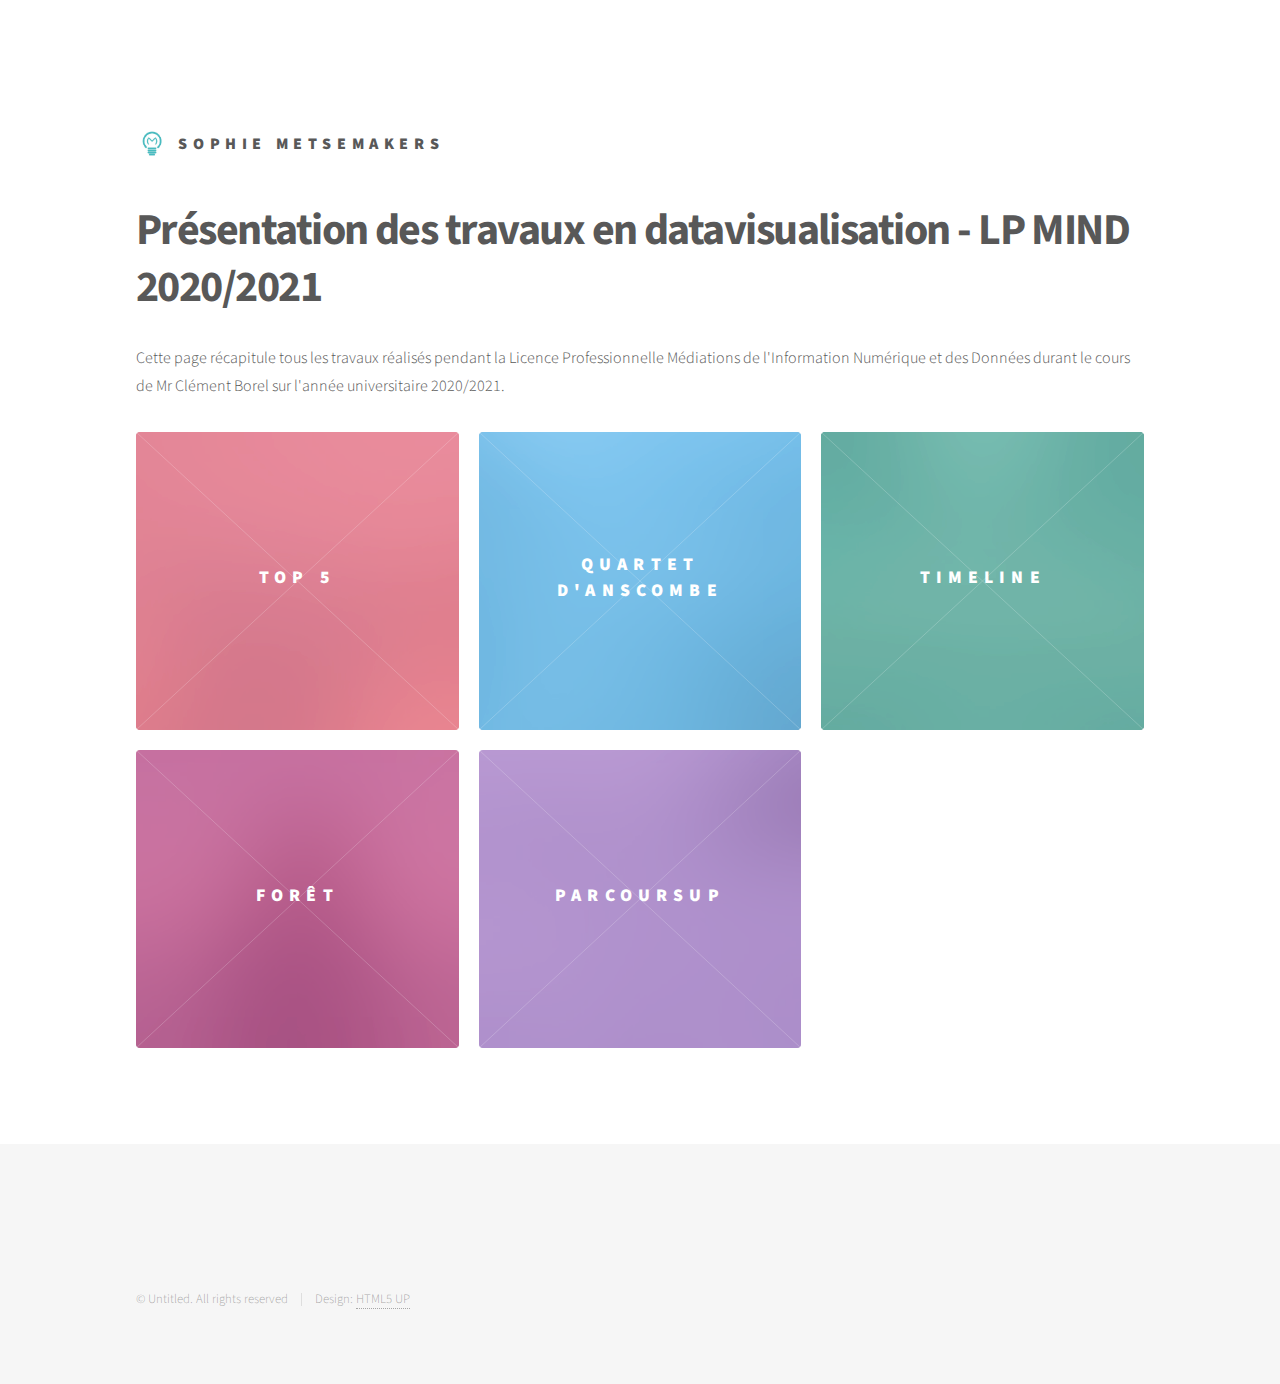
<file: index.html>
<!DOCTYPE HTML>
<!--
	Phantom by HTML5 UP
	html5up.net | @ajlkn
	Free for personal and commercial use under the CCA 3.0 license (html5up.net/license)
-->
<html>
	<head>
		<title>Phantom by HTML5 UP</title>
		<meta charset="utf-8" />
		<meta name="viewport" content="width=device-width, initial-scale=1, user-scalable=no" />
		<link rel="stylesheet" href="assets/css/main.css" />
		<noscript><link rel="stylesheet" href="assets/css/noscript.css" /></noscript>
	</head>
	<body class="is-preload">
		<!-- Wrapper -->
			<div id="wrapper">

				<!-- Header -->
					<header id="header">
						<div class="inner">

							<!-- Logo -->
								<a href="index.html" class="logo">
									<span class="symbol"><img src="images/logolp.jpg" alt="" /></span><span class="title">Sophie Metsemakers</span>
								</a>
							
						</div>
					</header>

				

				<!-- Main -->
					<div id="main">
						<div class="inner">
							<header>
								<h1>Présentation des travaux en datavisualisation - LP MIND 2020/2021</h1>
								<p>Cette page récapitule tous les travaux réalisés pendant la Licence Professionnelle Médiations de l'Information Numérique et des Données durant le cours de Mr Clément Borel sur l'année universitaire 2020/2021.</p>
							</header>
							<section class="tiles">
								<article class="style1">
									<span class="image">
										<img src="images/pic01.jpg" alt="" />
									</span>
									<a href="topvief.html">
										<h2>Top 5</h2>
										<div class="content">
											<p>Classement des entreprises vertueuses et non vertueuses sur les questions de protections des données personnelles et sensibles.</p>
										</div>
									</a>
								</article>
								<article class="style2">
									<span class="image">
										<img src="images/pic02.jpg" alt="" />
									</span>
									<a href="anscombe.html">
										<h2>Quartet d'Anscombe</h2>
										<div class="content">
											<p>Représentation graphique de la théorie d'Anscombe.</p>
										</div>
									</a>
								</article>
								<article class="style3">
									<span class="image">
										<img src="images/pic03.jpg" alt="" />
									</span>
									<a href="timeline.html">
										<h2>Timeline</h2>
										<div class="content">
											<p>Visualisation de l'évolution de la cartographie.</p>
										</div>
									</a>
								</article>
								<article class="style4">
									<span class="image">
										<img src="images/pic04.jpg" alt="" />
									</span>
									<a href="foret.html">
										<h2>Forêt</h2>
										<div class="content">
											<p>Représentation de l'évolution de la forêt en France métropolitaine de l'an 1000 à nos jours.</p>
										</div>
									</a>
								</article>
								<article class="style5">
									<span class="image">
										<img src="images/pic05.jpg" alt="" />
									</span>
									<a href="parcoursup.html">
										<h2>Parcoursup</h2>
										<div class="content">
											<p>Comparaison des admissions 2018/2019/2020, féminines et masculines dans les parcours Infocom en France métropolitaine.</p>
										</div>
									</a>
								</article>
                                								
							</section>
						</div>
					</div>

				<!-- Footer -->
					<footer id="footer">
						<div class="inner">
							
							<section>
								
							</section>
							<ul class="copyright">
								<li>&copy; Untitled. All rights reserved</li><li>Design: <a href="http://html5up.net">HTML5 UP</a></li>
							</ul>
						</div>
					</footer>

			</div>

		<!-- Scripts -->
			<script src="assets/js/jquery.min.js"></script>
			<script src="assets/js/browser.min.js"></script>
			<script src="assets/js/breakpoints.min.js"></script>
			<script src="assets/js/util.js"></script>
			<script src="assets/js/main.js"></script>

	</body>
</html>
</file>
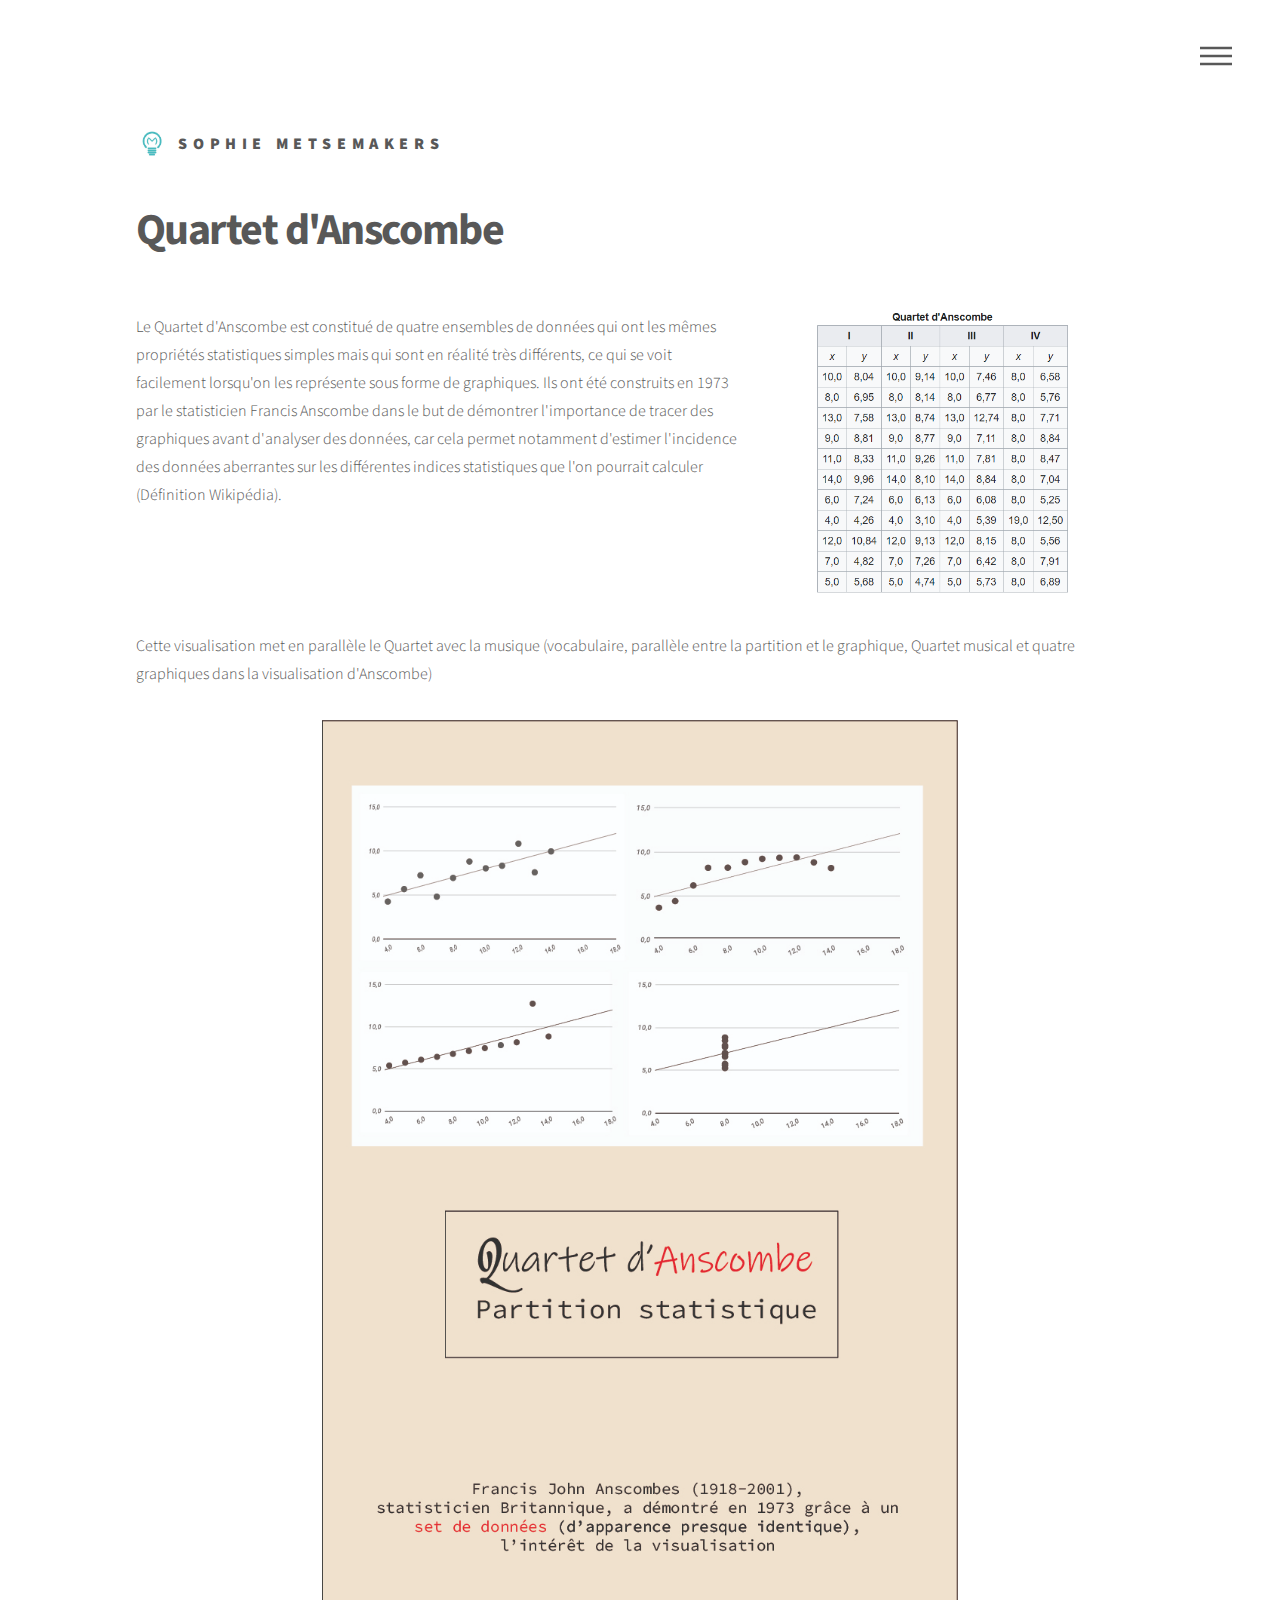
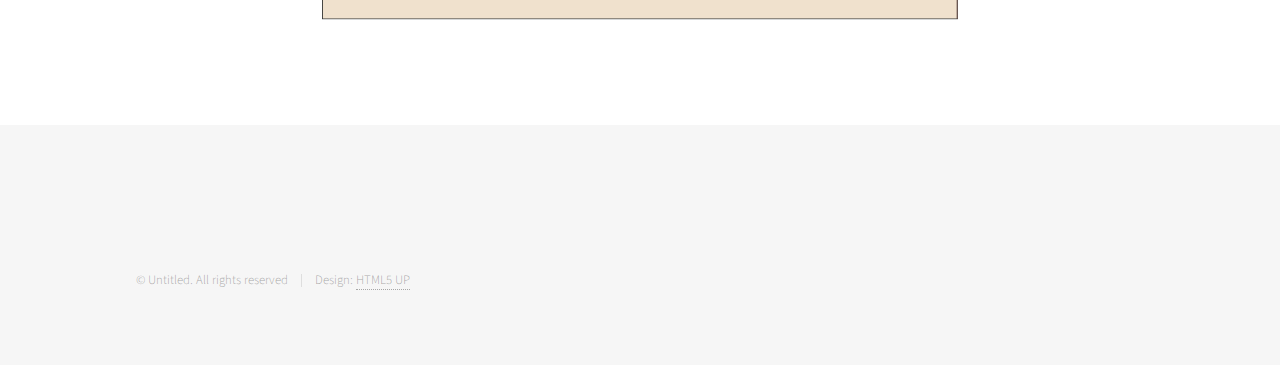
<file: anscombe.html>
<!DOCTYPE HTML>
<!--
	Phantom by HTML5 UP
	html5up.net | @ajlkn
	Free for personal and commercial use under the CCA 3.0 license (html5up.net/license)
-->
<html>
	<head>
		<title>Generic - Phantom by HTML5 UP</title>
		<meta charset="utf-8" />
		<meta name="viewport" content="width=device-width, initial-scale=1, user-scalable=no" />
		<link rel="stylesheet" href="assets/css/main.css" />
        <link rel="stylesheet" href="assets/css/custom.css" />
		<noscript><link rel="stylesheet" href="assets/css/noscript.css" /></noscript>
	</head>
	<body class="is-preload">
		<!-- Wrapper -->
			<div id="wrapper">

				<!-- Header -->
					<header id="header">
						<div class="inner">

							<!-- Logo -->
								<a href="index.html" class="logo">
									<span class="symbol"><img src="images/logolp.jpg" alt="" /></span><span class="title">Sophie Metsemakers</span>
								</a>

							<!-- Nav -->
								<nav>
									<ul>
										<li><a href="#menu">Menu</a></li>
									</ul>
								</nav>

						</div>
					</header>

				<!-- Menu -->
					<nav id="menu">
						<h2>Menu</h2>
						<ul>
							<li><a href="index.html">Home</a></li>
							<li><a href="topvief.html">Top 5</a></li>
							<li><a href="timeline.html">Timeline</a></li>
							<li><a href="foret.html">Forêt</a></li>
							<li><a href="parcoursup.html">Parcousup</a></li>
						</ul>
					</nav>

				<!-- Main -->
					<div id="main">
						<div class="inner">
							<h1>Quartet d'Anscombe </h1>
                            
                            <div class="anscombe_container1">
                                <p>Le Quartet d'Anscombe est constitué de quatre ensembles de données qui ont les mêmes propriétés statistiques simples mais qui sont en réalité très différents, ce qui se voit facilement lorsqu'on les représente sous forme de graphiques. Ils ont été construits en 1973 par le statisticien Francis Anscombe dans le but de démontrer l'importance de tracer des graphiques avant d'analyser des données, car cela permet notamment d'estimer l'incidence des données aberrantes sur les différentes indices statistiques que l'on pourrait calculer (Définition Wikipédia).</p>
                            
                                <span class="image_custom">
                                    <img class="anscombe_image1" src="images/Capture.PNG" alt="" />
                                </span>
                            </div>
                            
                            <p>Cette visualisation met en parallèle le Quartet avec la musique (vocabulaire, parallèle entre la partition et le graphique, Quartet musical et quatre graphiques dans la visualisation d'Anscombe)</p>
                            
                            <div class="anscombe_container2">							
				                <span class="image_custom">
                                    <img class="anscombe_image2" src="images/Anscombe-100.jpg" alt=""/>
                                </span>
                            </div>
                            
						</div>
					</div>

				<!-- Footer -->
					<footer id="footer">
						<div class="inner">
							
							
							<ul class="copyright">
								<li>&copy; Untitled. All rights reserved</li><li>Design: <a href="http://html5up.net">HTML5 UP</a></li>
							</ul>
						</div>
					</footer>

			</div>

		<!-- Scripts -->
			<script src="assets/js/jquery.min.js"></script>
			<script src="assets/js/browser.min.js"></script>
			<script src="assets/js/breakpoints.min.js"></script>
			<script src="assets/js/util.js"></script>
			<script src="assets/js/main.js"></script>

	</body>
</html>
</file>
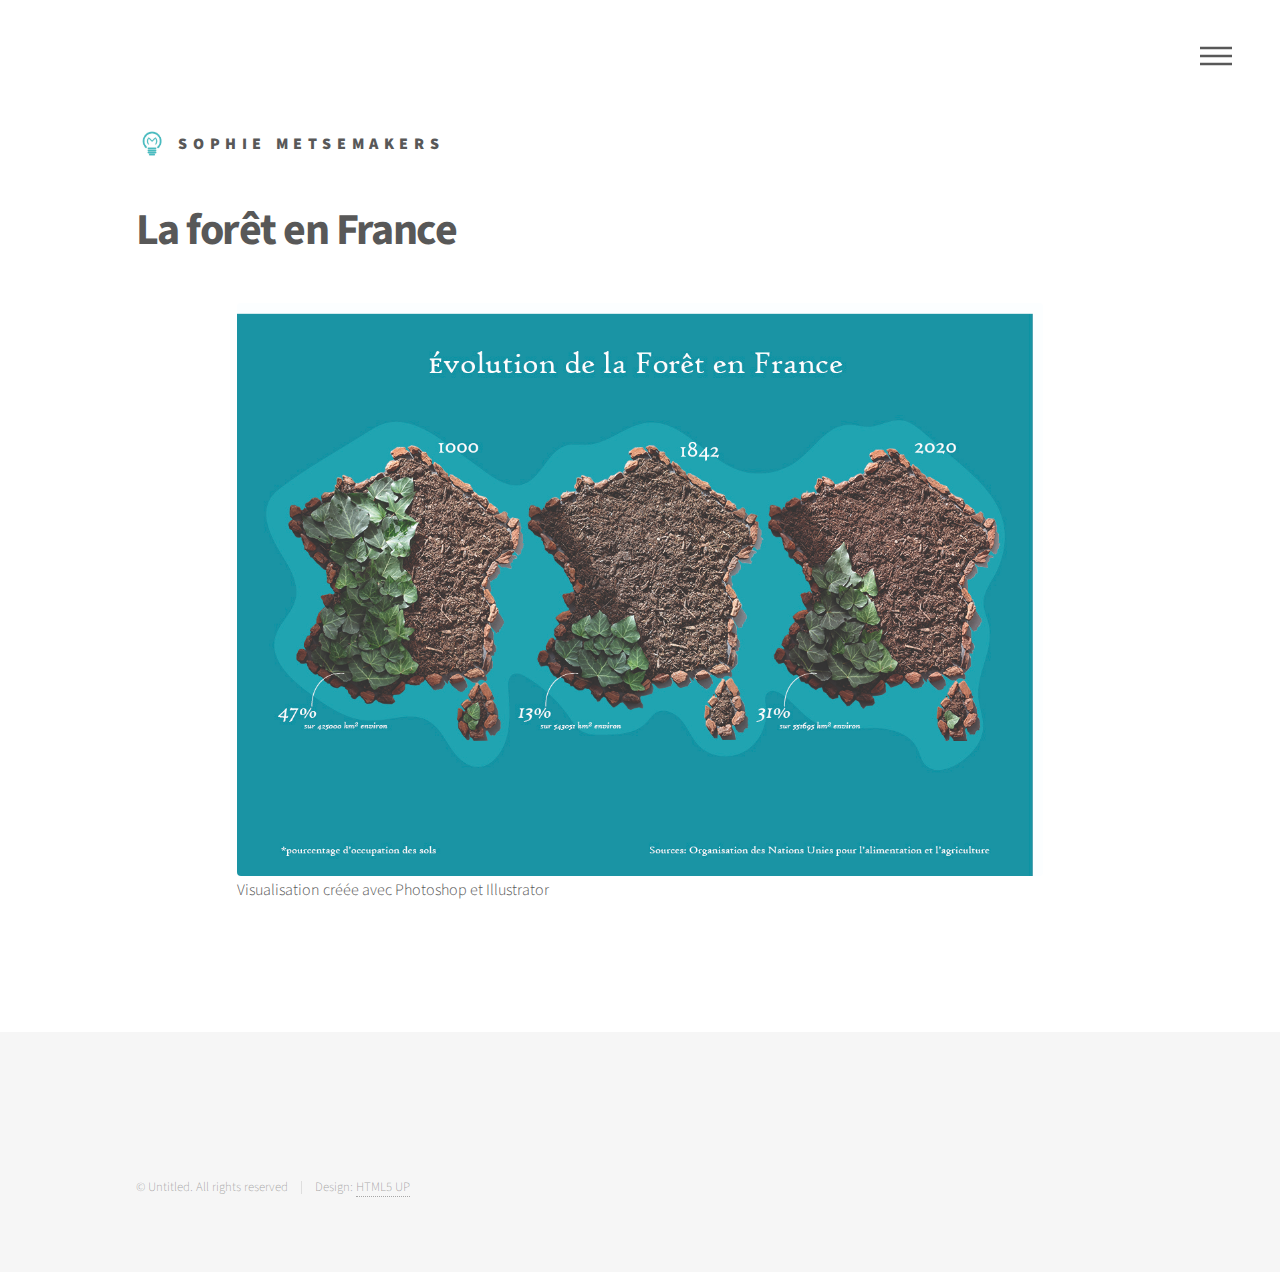
<file: foret.html>
<!DOCTYPE HTML>
<!--
	Phantom by HTML5 UP
	html5up.net | @ajlkn
	Free for personal and commercial use under the CCA 3.0 license (html5up.net/license)
-->
<html>
	<head>
		<title>Generic - Phantom by HTML5 UP</title>
		<meta charset="utf-8" />
		<meta name="viewport" content="width=device-width, initial-scale=1, user-scalable=no" />
		<link rel="stylesheet" href="assets/css/main.css" />
		<noscript><link rel="stylesheet" href="assets/css/noscript.css" /></noscript>
	</head>
	<body class="is-preload">
		<!-- Wrapper -->
			<div id="wrapper">

				<!-- Header -->
					<header id="header">
						<div class="inner">

							<!-- Logo -->
								<a href="index.html" class="logo">
									<span class="symbol"><img src="images/logolp.jpg" alt="" /></span><span class="title">Sophie Metsemakers</span>
								</a>

							<!-- Nav -->
								<nav>
									<ul>
										<li><a href="#menu">Menu</a></li>
									</ul>
								</nav>

						</div>
					</header>

				<!-- Menu -->
					<nav id="menu">
						<h2>Menu</h2>
						<ul>
							<li><a href="index.html">Home</a></li>
							<li><a href="topvief.html">Top 5</a></li>
							<li><a href="anscombe.html">Quartet d'Anscombe</a></li>
							<li><a href="timeline.html">Timeline</a></li>
							<li><a href="parcoursup.html">Parcoursup</a></li>
						</ul>
					</nav>

				<!-- Main -->
					<div id="main">
						<div class="inner">
							<h1>La forêt en France</h1>
							<span class="image main">
                                <img src="images/for%C3%AAt_bleucontour-100.jpg" />
                                <p>Visualisation créée avec Photoshop et Illustrator</p>
                            </span>
							
						</div>
					</div>

				<!-- Footer -->
					<footer id="footer">
						<div class="inner">
							
								
							</section>
							<ul class="copyright">
								<li>&copy; Untitled. All rights reserved</li><li>Design: <a href="http://html5up.net">HTML5 UP</a></li>
							</ul>
						</div>
					</footer>

			</div>

		<!-- Scripts -->
			<script src="assets/js/jquery.min.js"></script>
			<script src="assets/js/browser.min.js"></script>
			<script src="assets/js/breakpoints.min.js"></script>
			<script src="assets/js/util.js"></script>
			<script src="assets/js/main.js"></script>

	</body>
</html>
</file>
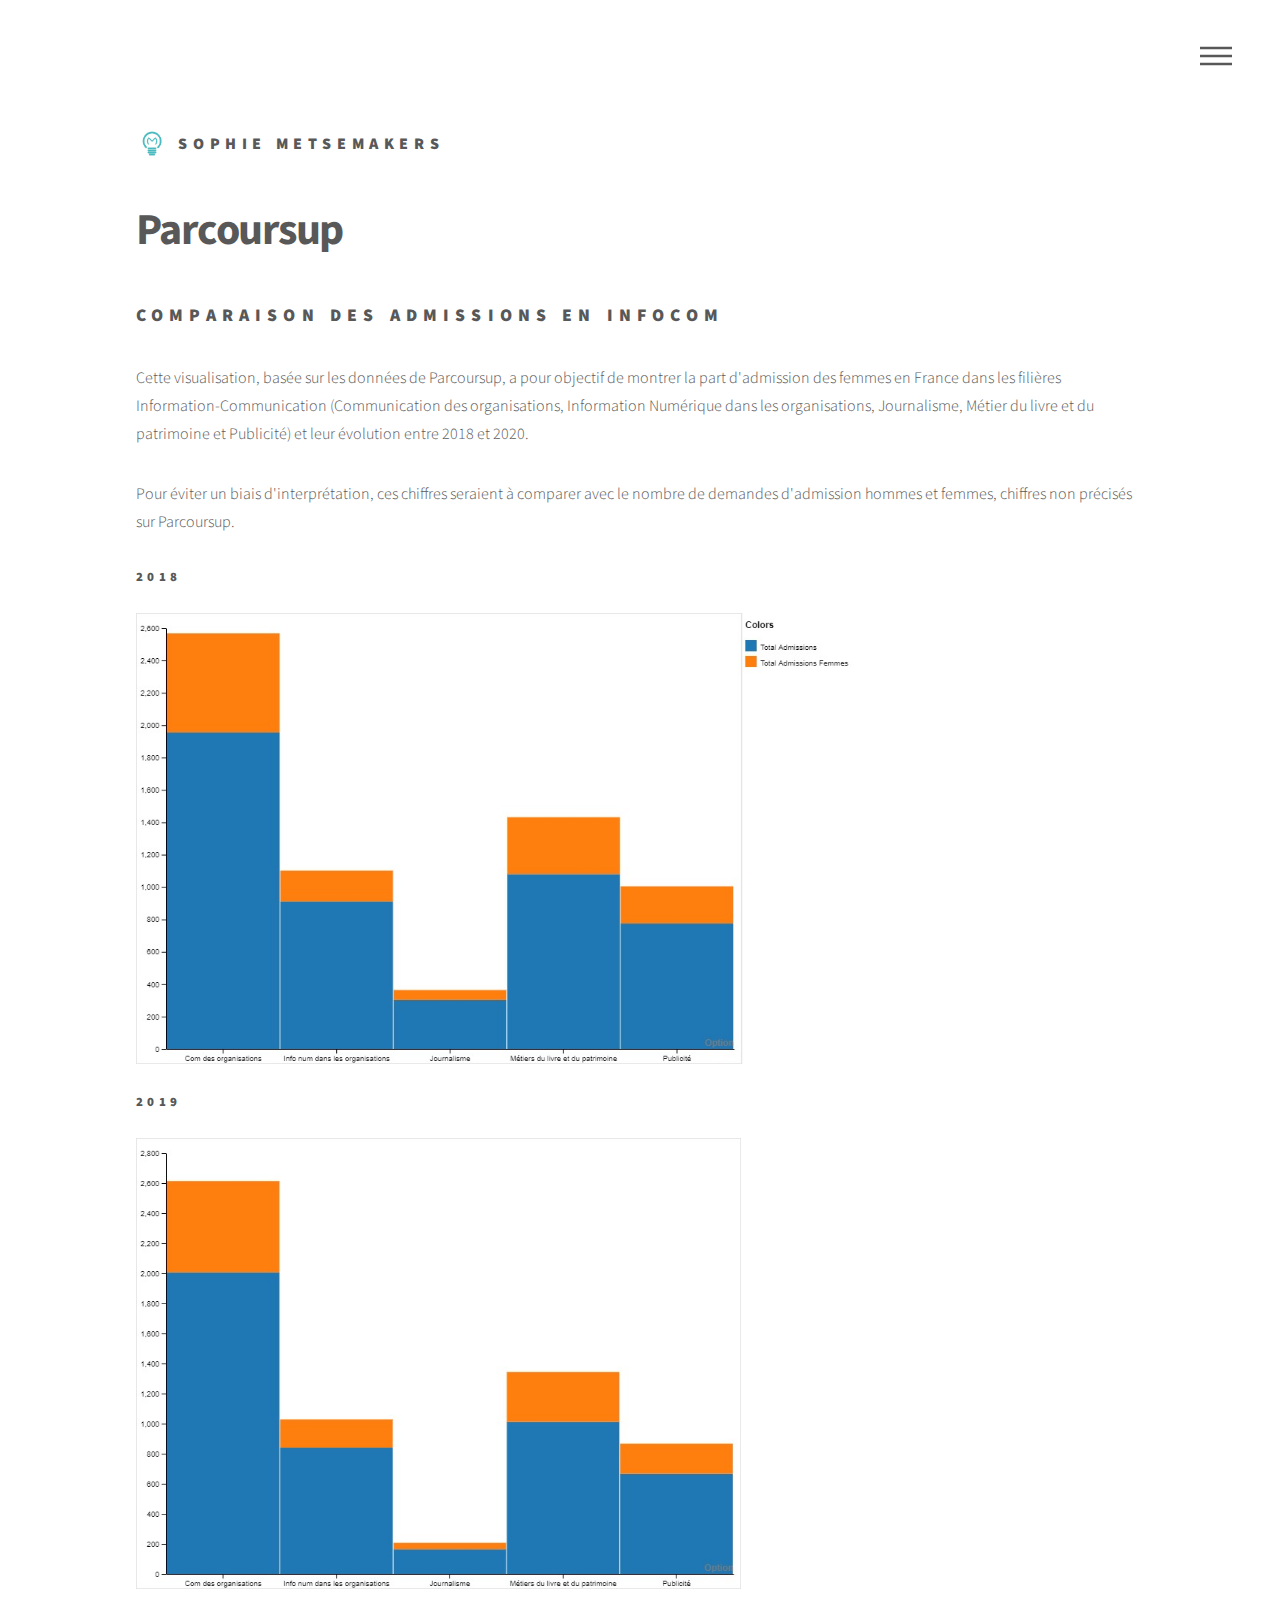
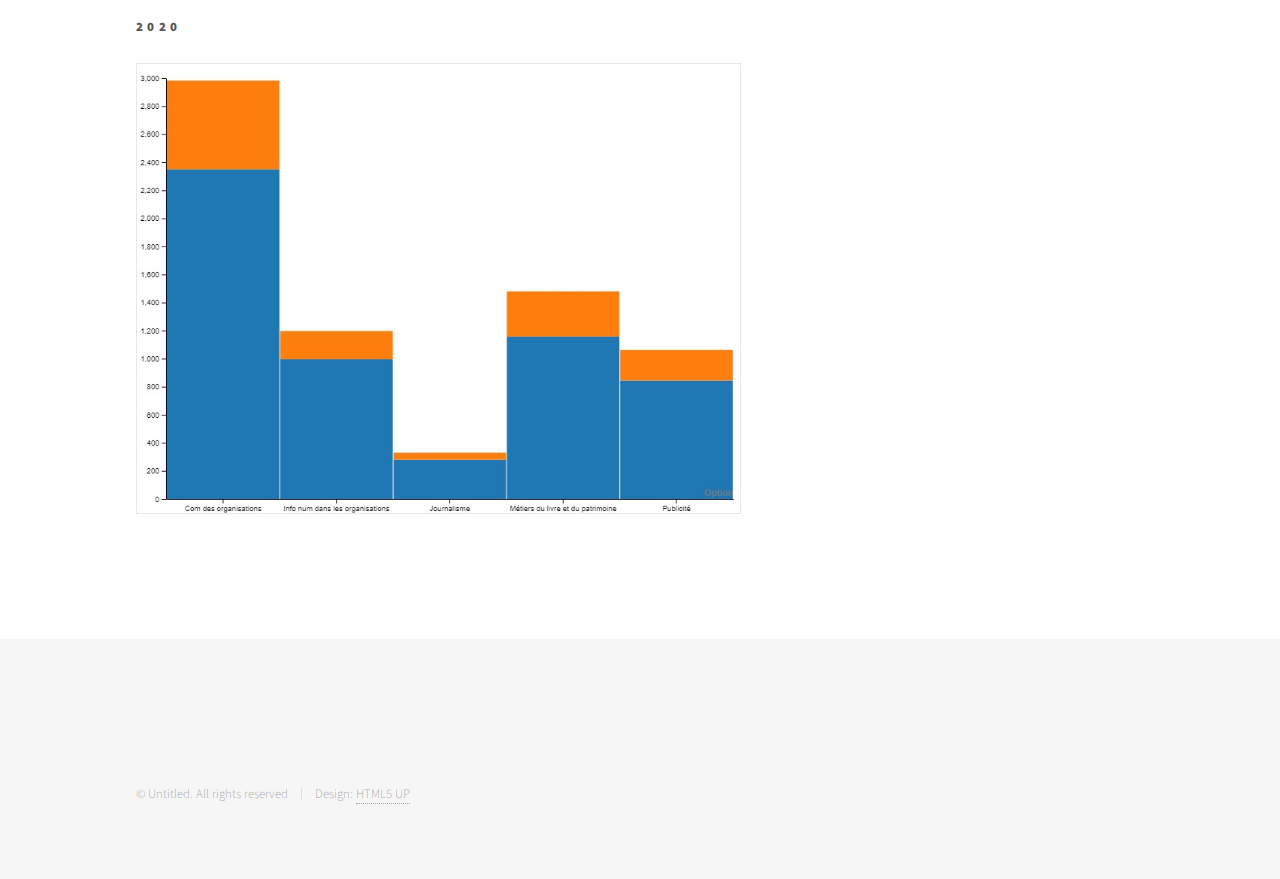
<file: parcoursup.html>
<!DOCTYPE HTML>
<!--
	Phantom by HTML5 UP
	html5up.net | @ajlkn
	Free for personal and commercial use under the CCA 3.0 license (html5up.net/license)
-->
<html>
	<head>
		<title>Generic - Phantom by HTML5 UP</title>
		<meta charset="utf-8" />
		<meta name="viewport" content="width=device-width, initial-scale=1, user-scalable=no" />
		<link rel="stylesheet" href="assets/css/main.css" />
        <link rel="stylesheet" href="assets/css/custom.css" />
		<noscript><link rel="stylesheet" href="assets/css/noscript.css" /></noscript>
	</head>
	<body class="is-preload">
		<!-- Wrapper -->
			<div id="wrapper">

				<!-- Header -->
					<header id="header">
						<div class="inner">

							<!-- Logo -->
								<a href="index.html" class="logo">
									<span class="symbol"><img src="images/logolp.jpg" alt="" /></span><span class="title">Sophie Metsemakers</span>
								</a>

							<!-- Nav -->
								<nav>
									<ul>
										<li><a href="#menu">Menu</a></li>
									</ul>
								</nav>

						</div>
					</header>

				<!-- Menu -->
					<nav id="menu">
						<h2>Menu</h2>
						<ul>
							<li><a href="index.html">Home</a></li>
							<li><a href="topvief.html">Top 5</a></li>
							<li><a href="anscombe.html">Quartet d'Anscombe</a></li>
							<li><a href="timeline.html">Timeline</a></li>
							<li><a href="foret.html">Forêt</a></li>
						</ul>
					</nav>

				<!-- Main -->
					<div id="main">
						<div class="inner">
							<h1>Parcoursup </h1>
                            <h2>Comparaison des admissions en INFOCOM</h2>
                            <p>Cette visualisation, basée sur les données de Parcoursup, a pour objectif de montrer la part d'admission des femmes en France dans les filières Information-Communication (Communication des organisations, Information Numérique dans les organisations, Journalisme, Métier du livre et du patrimoine et Publicité) et leur évolution entre 2018 et 2020.</p>
                            <p> Pour éviter un biais d'interprétation, ces chiffres seraient à comparer avec le nombre de demandes d'admission hommes et femmes, chiffres non précisés sur Parcoursup.</p>
                            
                            <div class="mosaic">
                                <h5>2018</h5>
                                <span class="parcoursup_image1"><img src="images/2018.jpg" alt="" /></span>
                                <h5>2019</h5>
                                <span class="parcoursup_images"><img src="images/2019.jpg" alt="" /></span>
                                <h5>2020</h5>
                                <span class="parcoursup_images"><img src="images/2020.jpg" alt="" /></span>
                            </div>
							
                            
						</div>
					</div>

				<!-- Footer -->
					<footer id="footer">
						<div class="inner">
							
							
							<ul class="copyright">
								<li>&copy; Untitled. All rights reserved</li><li>Design: <a href="http://html5up.net">HTML5 UP</a></li>
							</ul>
						</div>
					</footer>

			</div>

		<!-- Scripts -->
			<script src="assets/js/jquery.min.js"></script>
			<script src="assets/js/browser.min.js"></script>
			<script src="assets/js/breakpoints.min.js"></script>
			<script src="assets/js/util.js"></script>
			<script src="assets/js/main.js"></script>

	</body>
</html>
</file>
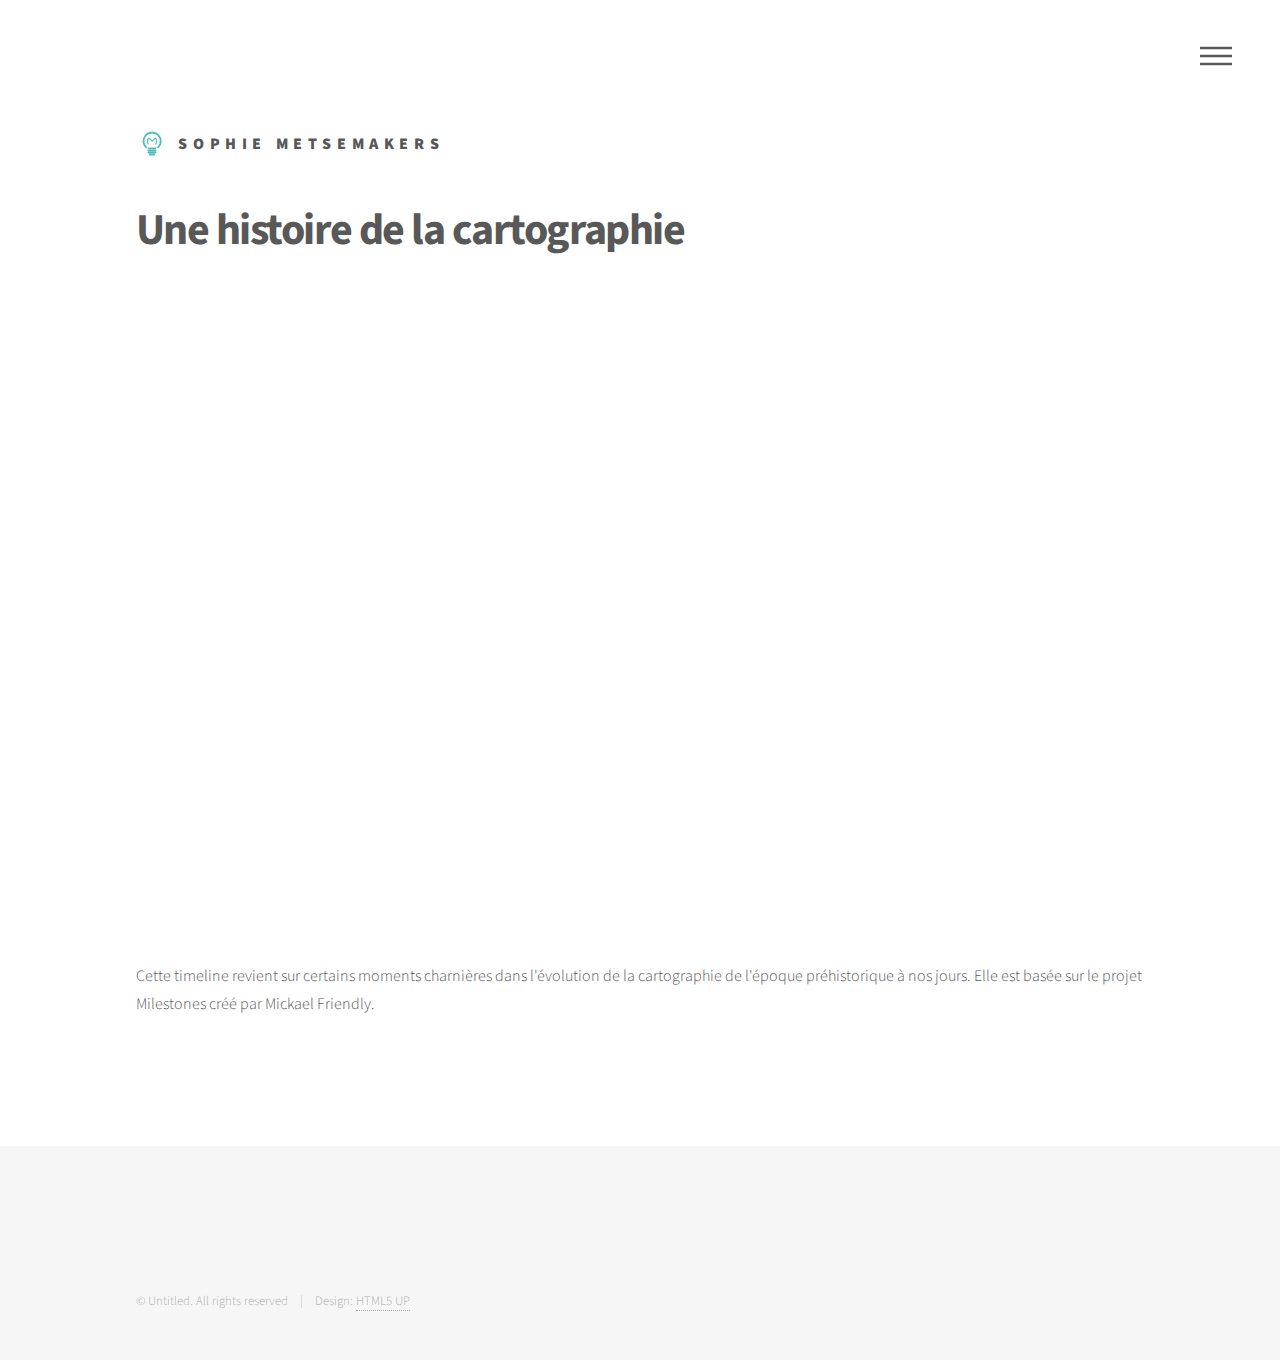
<file: timeline.html>
<!DOCTYPE HTML>
<!--
	Phantom by HTML5 UP
	html5up.net | @ajlkn
	Free for personal and commercial use under the CCA 3.0 license (html5up.net/license)
-->
<html>
	<head>
		<title>Generic - Phantom by HTML5 UP</title>
		<meta charset="utf-8" />
		<meta name="viewport" content="width=device-width, initial-scale=1, user-scalable=no" />
		<link rel="stylesheet" href="assets/css/main.css" />
		<noscript><link rel="stylesheet" href="assets/css/noscript.css" /></noscript>
	</head>
	<body class="is-preload">
		<!-- Wrapper -->
			<div id="wrapper">

				<!-- Header -->
					<header id="header">
						<div class="inner">

							<!-- Logo -->
								<a href="index.html" class="logo">
									<span class="symbol"><img src="images/logolp.jpg" alt="" /></span><span class="title">Sophie Metsemakers</span>
								</a>

							<!-- Nav -->
								<nav>
									<ul>
										<li><a href="#menu">Menu</a></li>
									</ul>
								</nav>

						</div>
					</header>

				<!-- Menu -->
					<nav id="menu">
						<h2>Menu</h2>
						<ul>
							<li><a href="index.html">Home</a></li>
							<li><a href="topvief.html">Top 5</a></li>
							<li><a href="anscombe.html">Quartet d'Anscombe</a></li>
							<li><a href="foret.html">Forêt</a></li>
							<li><a href="parcoursup.html">Parcoursup</a></li>
						</ul>
					</nav>

				<!-- Main -->
					<div id="main">
						<div class="inner">
							<h1>Une histoire de la cartographie</h1>
							<span class="image main"><iframe src='https://cdn.knightlab.com/libs/timeline3/latest/embed/index.html?source=13l27lBAeRQMUn4kCLn-U-68yrEQqB4U36tuqPvTJK8E&font=Default&lang=en&initial_zoom=2&height=650' width='100%' height='650' webkitallowfullscreen mozallowfullscreen allowfullscreen frameborder='0'></iframe></span>
                            
							<p>Cette timeline revient sur certains moments charnières dans l'évolution de la cartographie de l'époque préhistorique à nos jours.
                            Elle est basée sur le projet Milestones créé par Mickael Friendly.</p>
							
						</div>
					</div>

				<!-- Footer -->
					<footer id="footer">
						<div class="inner">
							<section>
								
								
										
									
							<ul class="copyright">
								<li>&copy; Untitled. All rights reserved</li><li>Design: <a href="http://html5up.net">HTML5 UP</a></li>
							</ul>
						</div>
					</footer>

			</div>

		<!-- Scripts -->
			<script src="assets/js/jquery.min.js"></script>
			<script src="assets/js/browser.min.js"></script>
			<script src="assets/js/breakpoints.min.js"></script>
			<script src="assets/js/util.js"></script>
			<script src="assets/js/main.js"></script>

	</body>
</html>
</file>
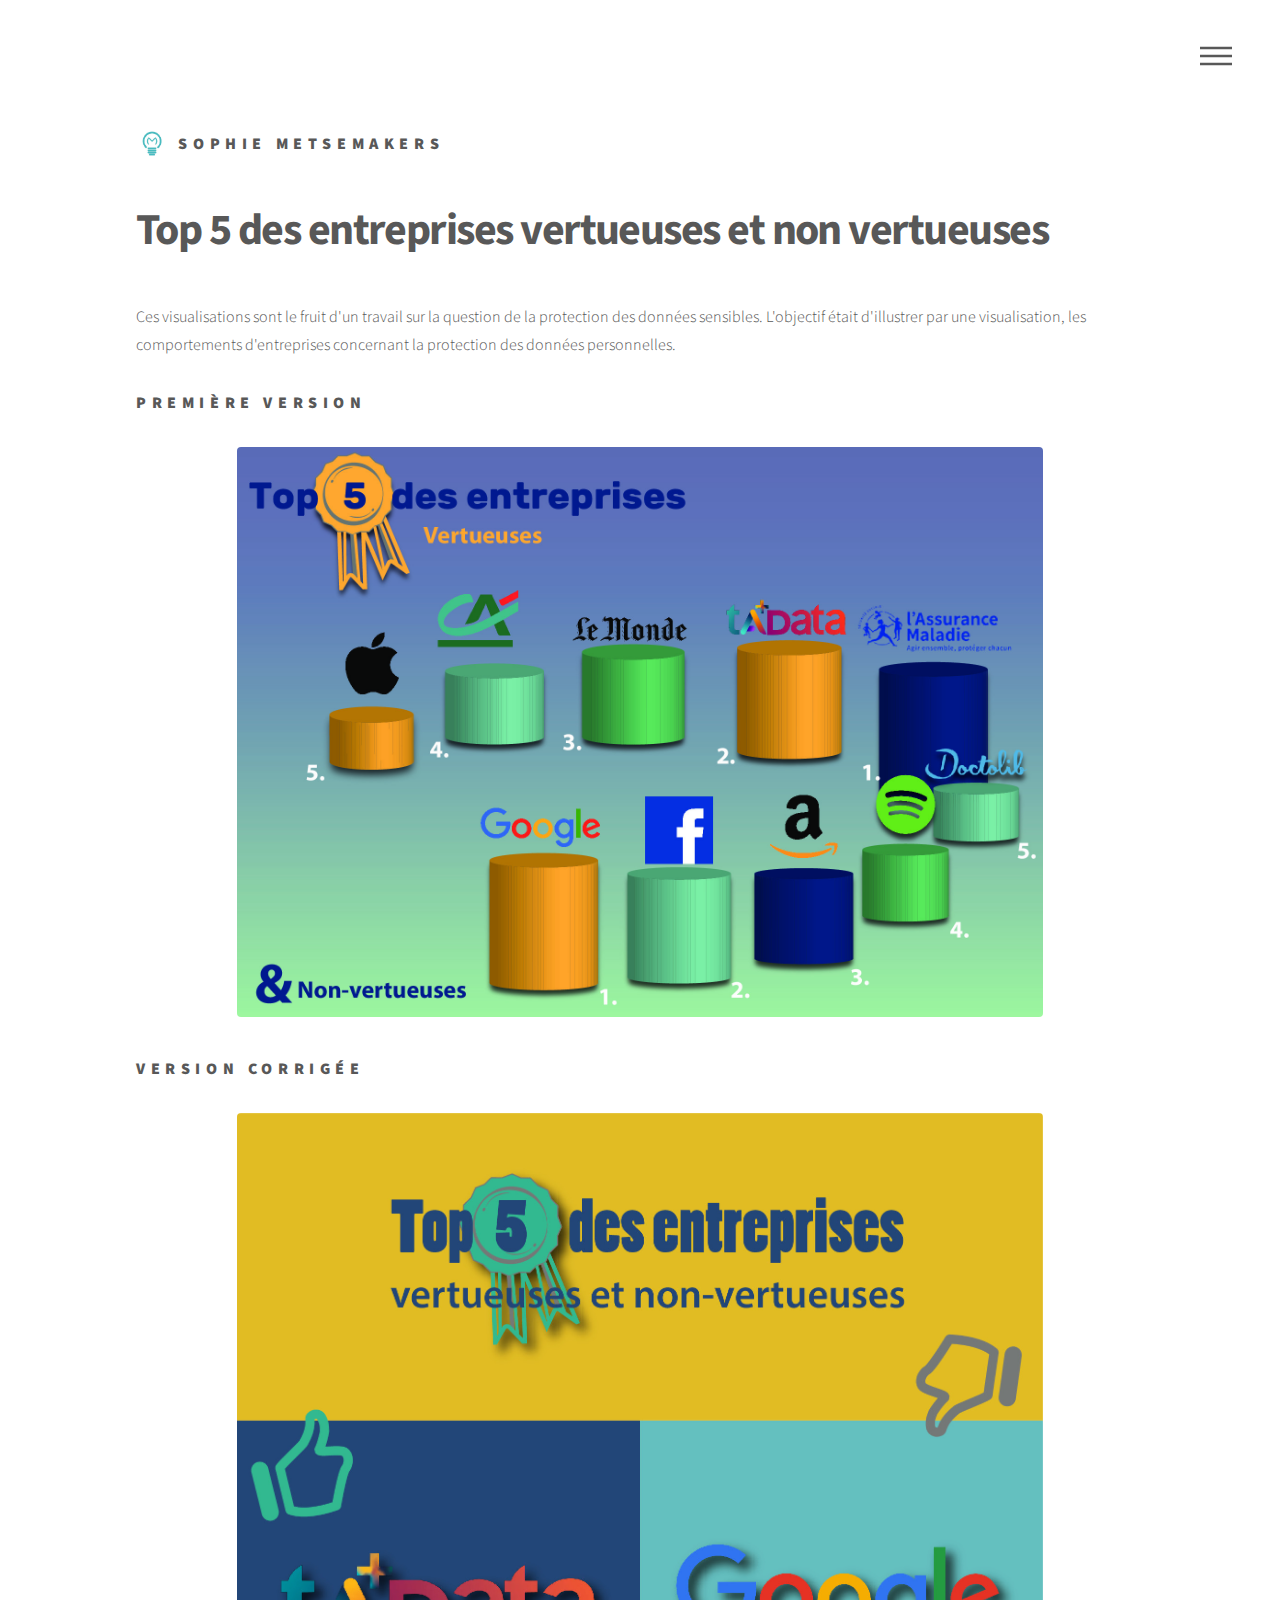
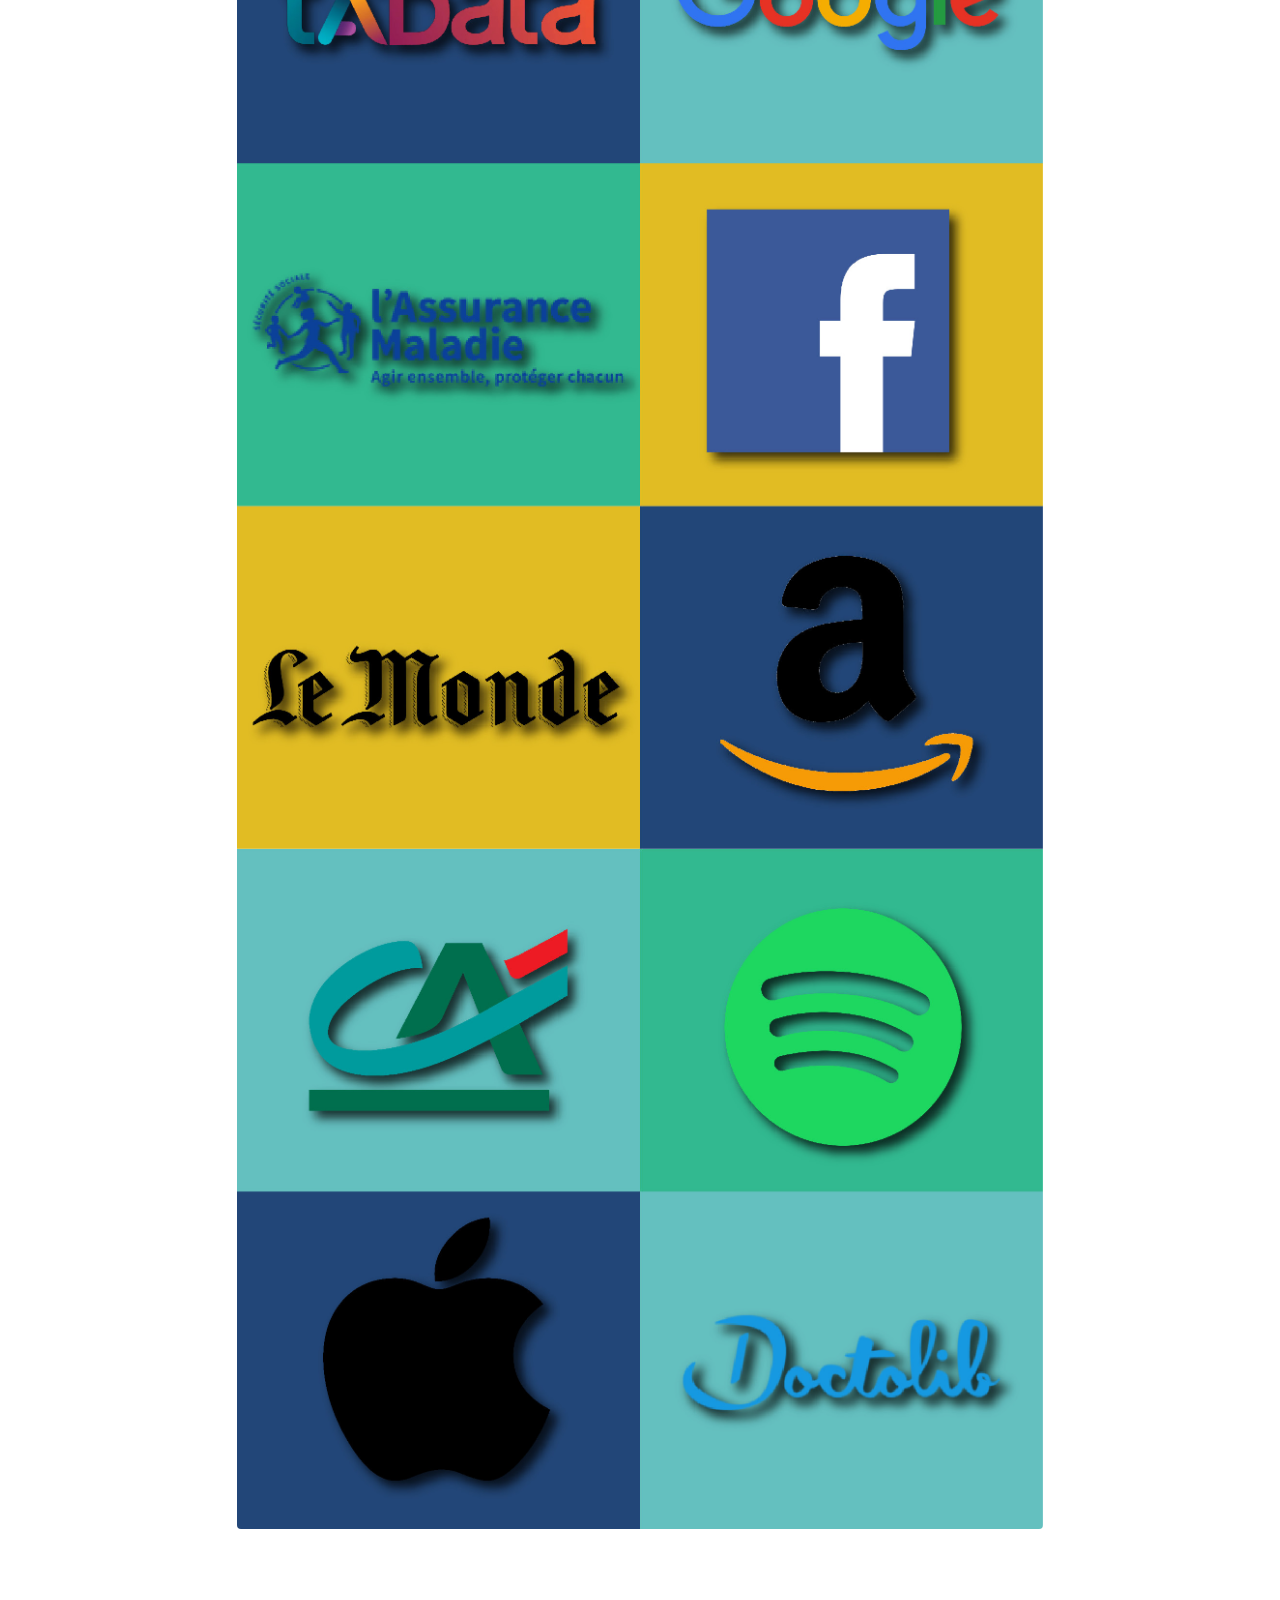
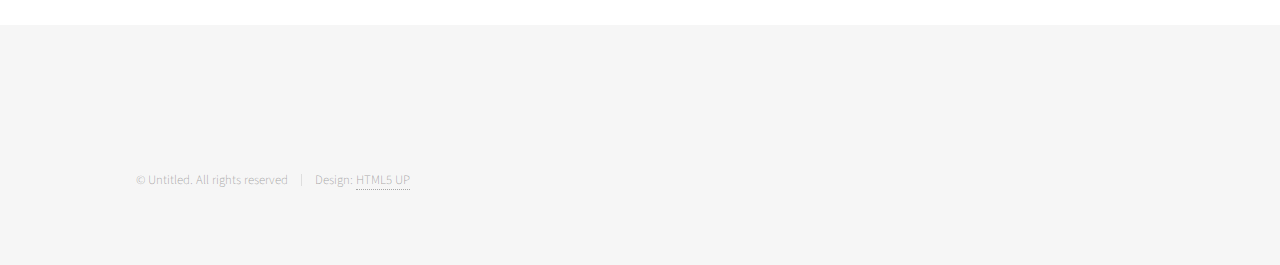
<file: topvief.html>
<!DOCTYPE HTML>
<!--
	Phantom by HTML5 UP
	html5up.net | @ajlkn
	Free for personal and commercial use under the CCA 3.0 license (html5up.net/license)
-->
<html>
	<head>
		<title>Generic - Phantom by HTML5 UP</title>
		<meta charset="utf-8" />
		<meta name="viewport" content="width=device-width, initial-scale=1, user-scalable=no" />
		<link rel="stylesheet" href="assets/css/main.css" />
        <link rel="stylesheet" href="assets/css/custom.css" />
		<noscript><link rel="stylesheet" href="assets/css/noscript.css" /></noscript>
	</head>
	<body class="is-preload">
		<!-- Wrapper -->
			<div id="wrapper">

				<!-- Header -->
					<header id="header">
						<div class="inner">

							<!-- Logo -->
								<a href="index.html" class="logo">
									<span class="symbol"><img src="images/logolp.jpg" alt="" /></span><span class="title">Sophie Metsemakers</span>
								</a>

							<!-- Nav -->
								<nav>
									<ul>
										<li><a href="#menu">Menu</a></li>
									</ul>
								</nav>

						</div>
					</header>

				<!-- Menu -->
					<nav id="menu">
						<h2>Menu</h2>
						<ul>
							<li><a href="index.html">Home</a></li>
							<li><a href="anscombe.html">Quartet d'Anscombe</a></li>
							<li><a href="timeline.html">Timeline</a></li>
							<li><a href="foret.html">Forêt</a></li>
							<li><a href="parcoursup.html">Parcoursup</a></li>
						</ul>
					</nav>

				<!-- Main -->
					<div id="main">
						<div class="inner">
							<h1>Top 5 des entreprises vertueuses et non vertueuses </h1>
                            <p>Ces visualisations sont le fruit d'un travail sur la question de la protection des données sensibles. L'objectif était d'illustrer par une visualisation, les comportements d'entreprises concernant la protection des données personnelles.</p>
                            
                            <h3>Première version</h3>
							<span class="image main"><img src="images/topviefvs.jpg" alt="" /></span>
							
                            <h3 class="topvief_title3">Version corrigée</h3>
                    		<span class="image main"><img src="images/infographie%20top5.jpg" alt="" /></span>
                            
						</div>
					</div>

				<!-- Footer -->
					<footer id="footer">
						<div class="inner">
							
							
							<ul class="copyright">
								<li>&copy; Untitled. All rights reserved</li><li>Design: <a href="http://html5up.net">HTML5 UP</a></li>
							</ul>
						</div>
					</footer>

			</div>

		<!-- Scripts -->
			<script src="assets/js/jquery.min.js"></script>
			<script src="assets/js/browser.min.js"></script>
			<script src="assets/js/breakpoints.min.js"></script>
			<script src="assets/js/util.js"></script>
			<script src="assets/js/main.js"></script>

	</body>
</html>
</file>
<file: assets/css/noscript.css>
/*
	Phantom by HTML5 UP
	html5up.net | @ajlkn
	Free for personal and commercial use under the CCA 3.0 license (html5up.net/license)
*/

/* Tiles */

	body.is-preload .tiles article {
		-moz-transform: none;
		-webkit-transform: none;
		-ms-transform: none;
		transform: none;
		opacity: 1;
	}
</file>
<file: assets/css/custom.css>
/***************************************************************************/
/******************************* CSS Custom ********************************/
/***************************************************************************/

.image_custom {
    width: auto;
}

/* anscombe.html */

.anscombe_container1 {
    display: flex;
    margin-bottom: 20px;
}

.anscombe_container1 span {
    margin: 0 auto;
}

.anscombe_container1 p {
    width: 60%;
    margin-top: 10px;
}

.anscombe_image1 {
    height: 300px;
}

.anscombe_container2 {
    text-align: center;
}

.anscombe_image2 {
    height: 900px;
}

@media screen and (max-width: 767px) {
    .anscombe_container1 {
        display: block;
        text-align: center;
    }
    
    .anscombe_container1 p {
        width: 100%;
        text-align: left;
    }
    
    .anscombe_image2 {
        width: 100%;
        height: auto;
    }
}

/* parcoursup.html */

.mosaic img {
    margin-bottom: 20px;
}

.parcoursup_image1 img {
    width: 75%;
}

.parcoursup_images img {
    width: 60%;
}

/* topvief.html */
.topvief_title3 {
    margin-top: 40px;
}
</file>
<file: assets/css/main.css>
@import url(fontawesome-all.min.css);
@import url("https://fonts.googleapis.com/css?family=Source+Sans+Pro:300,700,900");

/*
	Phantom by HTML5 UP
	html5up.net | @ajlkn
	Free for personal and commercial use under the CCA 3.0 license (html5up.net/license)
*/

html, body, div, span, applet, object,
iframe, h1, h2, h3, h4, h5, h6, p, blockquote,
pre, a, abbr, acronym, address, big, cite,
code, del, dfn, em, img, ins, kbd, q, s, samp,
small, strike, strong, sub, sup, tt, var, b,
u, i, center, dl, dt, dd, ol, ul, li, fieldset,
form, label, legend, table, caption, tbody,
tfoot, thead, tr, th, td, article, aside,
canvas, details, embed, figure, figcaption,
footer, header, hgroup, menu, nav, output, ruby,
section, summary, time, mark, audio, video {
	margin: 0;
	padding: 0;
	border: 0;
	font-size: 100%;
	font: inherit;
	vertical-align: baseline;}

article, aside, details, figcaption, figure,
footer, header, hgroup, menu, nav, section {
	display: block;}

body {
	line-height: 1;
}

ol, ul {
	list-style: none;
}

blockquote, q {
	quotes: none;
}

	blockquote:before, blockquote:after, q:before, q:after {
		content: '';
		content: none;
	}

table {
	border-collapse: collapse;
	border-spacing: 0;
}

body {
	-webkit-text-size-adjust: none;
}

mark {
	background-color: transparent;
	color: inherit;
}

input::-moz-focus-inner {
	border: 0;
	padding: 0;
}

input, select, textarea {
	-moz-appearance: none;
	-webkit-appearance: none;
	-ms-appearance: none;
	appearance: none;
}

/* Basic */

	@-ms-viewport {
		width: device-width;
	}

	body {
		-ms-overflow-style: scrollbar;
	}

	@media screen and (max-width: 480px) {

		html, body {
			min-width: 320px;
		}

	}

	html {
		box-sizing: border-box;
	}

	*, *:before, *:after {
		box-sizing: inherit;
	}

	body {
		background: #ffffff;
	}

		body.is-preload *, body.is-preload *:before, body.is-preload *:after {
			-moz-animation: none !important;
			-webkit-animation: none !important;
			-ms-animation: none !important;
			animation: none !important;
			-moz-transition: none !important;
			-webkit-transition: none !important;
			-ms-transition: none !important;
			transition: none !important;
		}

/* Type */

	body, input, select, textarea {
		color: #585858;
		font-family: "Source Sans Pro", Helvetica, sans-serif;
		font-size: 16pt;
		font-weight: 300;
		line-height: 1.75;
	}

		@media screen and (max-width: 1680px) {

			body, input, select, textarea {
				font-size: 14pt;
			}

		}

		@media screen and (max-width: 1280px) {

			body, input, select, textarea {
				font-size: 12pt;
			}

		}

	a {
		-moz-transition: border-bottom-color 0.2s ease, color 0.2s ease;
		-webkit-transition: border-bottom-color 0.2s ease, color 0.2s ease;
		-ms-transition: border-bottom-color 0.2s ease, color 0.2s ease;
		transition: border-bottom-color 0.2s ease, color 0.2s ease;
		text-decoration: none;
		color: #585858;
		border-bottom: dotted 1px rgba(88, 88, 88, 0.5);
	}

		a:hover {
			border-bottom-color: transparent;
			color: #f2849e !important;
		}

	strong, b {
		font-weight: 900;
	}

	em, i {
		font-style: italic;
	}

	p {
		margin: 0 0 2em 0;
	}

	h1 {
		font-size: 2.75em;
		font-weight: 700;
		line-height: 1.3;
		margin: 0 0 1em 0;
		letter-spacing: -0.035em;
	}

		h1 a {
			color: inherit;
		}

		@media screen and (max-width: 736px) {

			h1 {
				font-size: 2em;
				margin: 0 0 1em 0;
			}

		}

		@media screen and (max-width: 360px) {

			h1 {
				font-size: 1.75em;
			}

		}

	h2, h3, h4, h5, h6 {
		font-weight: 900;
		line-height: 1.5;
		margin: 0 0 2em 0;
		text-transform: uppercase;
		letter-spacing: 0.35em;
	}

		h2 a, h3 a, h4 a, h5 a, h6 a {
			color: inherit;
		}

	h2 {
		font-size: 1.1em;
	}

	h3 {
		font-size: 1em;
	}

	h4 {
		font-size: 0.8em;
	}

	h5 {
		font-size: 0.8em;
	}

	h6 {
		font-size: 0.8em;
	}

	@media screen and (max-width: 980px) {

		h1 br, h2 br, h3 br, h4 br, h5 br, h6 br {
			display: none;
		}

	}

	@media screen and (max-width: 736px) {

		h2 {
			font-size: 1em;
		}

		h3 {
			font-size: 0.8em;
		}

	}

	sub {
		font-size: 0.8em;
		position: relative;
		top: 0.5em;
	}

	sup {
		font-size: 0.8em;
		position: relative;
		top: -0.5em;
	}

	blockquote {
		border-left: solid 4px #c9c9c9;
		font-style: italic;
		margin: 0 0 2em 0;
		padding: 0.5em 0 0.5em 2em;
	}

	code {
		background: rgba(144, 144, 144, 0.075);
		border-radius: 4px;
		border: solid 1px #c9c9c9;
		font-family: "Courier New", monospace;
		font-size: 0.9em;
		margin: 0 0.25em;
		padding: 0.25em 0.65em;
	}

	pre {
		-webkit-overflow-scrolling: touch;
		font-family: "Courier New", monospace;
		font-size: 0.9em;
		margin: 0 0 2em 0;
	}

		pre code {
			display: block;
			line-height: 1.75;
			padding: 1em 1.5em;
			overflow-x: auto;
		}

	hr {
		border: 0;
		border-bottom: solid 1px #c9c9c9;
		margin: 2em 0;
	}

		hr.major {
			margin: 3em 0;
		}

	.align-left {
		text-align: left;
	}

	.align-center {
		text-align: center;
	}

	.align-right {
		text-align: right;
	}

/* Row */

	.row {
		display: flex;
		flex-wrap: wrap;
		box-sizing: border-box;
		align-items: stretch;
	}

		.row > * {
			box-sizing: border-box;
		}

		.row.gtr-uniform > * > :last-child {
			margin-bottom: 0;
		}

		.row.aln-left {
			justify-content: flex-start;
		}

		.row.aln-center {
			justify-content: center;
		}

		.row.aln-right {
			justify-content: flex-end;
		}

		.row.aln-top {
			align-items: flex-start;
		}

		.row.aln-middle {
			align-items: center;
		}

		.row.aln-bottom {
			align-items: flex-end;
		}

		.row > .imp {
			order: -1;
		}

		.row > .col-1 {
			width: 8.33333%;
		}

		.row > .off-1 {
			margin-left: 8.33333%;
		}

		.row > .col-2 {
			width: 16.66667%;
		}

		.row > .off-2 {
			margin-left: 16.66667%;
		}

		.row > .col-3 {
			width: 25%;
		}

		.row > .off-3 {
			margin-left: 25%;
		}

		.row > .col-4 {
			width: 33.33333%;
		}

		.row > .off-4 {
			margin-left: 33.33333%;
		}

		.row > .col-5 {
			width: 41.66667%;
		}

		.row > .off-5 {
			margin-left: 41.66667%;
		}

		.row > .col-6 {
			width: 50%;
		}

		.row > .off-6 {
			margin-left: 50%;
		}

		.row > .col-7 {
			width: 58.33333%;
		}

		.row > .off-7 {
			margin-left: 58.33333%;
		}

		.row > .col-8 {
			width: 66.66667%;
		}

		.row > .off-8 {
			margin-left: 66.66667%;
		}

		.row > .col-9 {
			width: 75%;
		}

		.row > .off-9 {
			margin-left: 75%;
		}

		.row > .col-10 {
			width: 83.33333%;
		}

		.row > .off-10 {
			margin-left: 83.33333%;
		}

		.row > .col-11 {
			width: 91.66667%;
		}

		.row > .off-11 {
			margin-left: 91.66667%;
		}

		.row > .col-12 {
			width: 100%;
		}

		.row > .off-12 {
			margin-left: 100%;
		}

		.row.gtr-0 {
			margin-top: 0;
			margin-left: 0em;
		}

			.row.gtr-0 > * {
				padding: 0 0 0 0em;
			}

			.row.gtr-0.gtr-uniform {
				margin-top: 0em;
			}

				.row.gtr-0.gtr-uniform > * {
					padding-top: 0em;
				}

		.row.gtr-25 {
			margin-top: 0;
			margin-left: -0.5em;
		}

			.row.gtr-25 > * {
				padding: 0 0 0 0.5em;
			}

			.row.gtr-25.gtr-uniform {
				margin-top: -0.5em;
			}

				.row.gtr-25.gtr-uniform > * {
					padding-top: 0.5em;
				}

		.row.gtr-50 {
			margin-top: 0;
			margin-left: -1em;
		}

			.row.gtr-50 > * {
				padding: 0 0 0 1em;
			}

			.row.gtr-50.gtr-uniform {
				margin-top: -1em;
			}

				.row.gtr-50.gtr-uniform > * {
					padding-top: 1em;
				}

		.row {
			margin-top: 0;
			margin-left: -2em;
		}

			.row > * {
				padding: 0 0 0 2em;
			}

			.row.gtr-uniform {
				margin-top: -2em;
			}

				.row.gtr-uniform > * {
					padding-top: 2em;
				}

		.row.gtr-150 {
			margin-top: 0;
			margin-left: -3em;
		}

			.row.gtr-150 > * {
				padding: 0 0 0 3em;
			}

			.row.gtr-150.gtr-uniform {
				margin-top: -3em;
			}

				.row.gtr-150.gtr-uniform > * {
					padding-top: 3em;
				}

		.row.gtr-200 {
			margin-top: 0;
			margin-left: -4em;
		}

			.row.gtr-200 > * {
				padding: 0 0 0 4em;
			}

			.row.gtr-200.gtr-uniform {
				margin-top: -4em;
			}

				.row.gtr-200.gtr-uniform > * {
					padding-top: 4em;
				}

		@media screen and (max-width: 1680px) {

			.row {
				display: flex;
				flex-wrap: wrap;
				box-sizing: border-box;
				align-items: stretch;
			}

				.row > * {
					box-sizing: border-box;
				}

				.row.gtr-uniform > * > :last-child {
					margin-bottom: 0;
				}

				.row.aln-left {
					justify-content: flex-start;
				}

				.row.aln-center {
					justify-content: center;
				}

				.row.aln-right {
					justify-content: flex-end;
				}

				.row.aln-top {
					align-items: flex-start;
				}

				.row.aln-middle {
					align-items: center;
				}

				.row.aln-bottom {
					align-items: flex-end;
				}

				.row > .imp-xlarge {
					order: -1;
				}

				.row > .col-1-xlarge {
					width: 8.33333%;
				}

				.row > .off-1-xlarge {
					margin-left: 8.33333%;
				}

				.row > .col-2-xlarge {
					width: 16.66667%;
				}

				.row > .off-2-xlarge {
					margin-left: 16.66667%;
				}

				.row > .col-3-xlarge {
					width: 25%;
				}

				.row > .off-3-xlarge {
					margin-left: 25%;
				}

				.row > .col-4-xlarge {
					width: 33.33333%;
				}

				.row > .off-4-xlarge {
					margin-left: 33.33333%;
				}

				.row > .col-5-xlarge {
					width: 41.66667%;
				}

				.row > .off-5-xlarge {
					margin-left: 41.66667%;
				}

				.row > .col-6-xlarge {
					width: 50%;
				}

				.row > .off-6-xlarge {
					margin-left: 50%;
				}

				.row > .col-7-xlarge {
					width: 58.33333%;
				}

				.row > .off-7-xlarge {
					margin-left: 58.33333%;
				}

				.row > .col-8-xlarge {
					width: 66.66667%;
				}

				.row > .off-8-xlarge {
					margin-left: 66.66667%;
				}

				.row > .col-9-xlarge {
					width: 75%;
				}

				.row > .off-9-xlarge {
					margin-left: 75%;
				}

				.row > .col-10-xlarge {
					width: 83.33333%;
				}

				.row > .off-10-xlarge {
					margin-left: 83.33333%;
				}

				.row > .col-11-xlarge {
					width: 91.66667%;
				}

				.row > .off-11-xlarge {
					margin-left: 91.66667%;
				}

				.row > .col-12-xlarge {
					width: 100%;
				}

				.row > .off-12-xlarge {
					margin-left: 100%;
				}

				.row.gtr-0 {
					margin-top: 0;
					margin-left: 0em;
				}

					.row.gtr-0 > * {
						padding: 0 0 0 0em;
					}

					.row.gtr-0.gtr-uniform {
						margin-top: 0em;
					}

						.row.gtr-0.gtr-uniform > * {
							padding-top: 0em;
						}

				.row.gtr-25 {
					margin-top: 0;
					margin-left: -0.5em;
				}

					.row.gtr-25 > * {
						padding: 0 0 0 0.5em;
					}

					.row.gtr-25.gtr-uniform {
						margin-top: -0.5em;
					}

						.row.gtr-25.gtr-uniform > * {
							padding-top: 0.5em;
						}

				.row.gtr-50 {
					margin-top: 0;
					margin-left: -1em;
				}

					.row.gtr-50 > * {
						padding: 0 0 0 1em;
					}

					.row.gtr-50.gtr-uniform {
						margin-top: -1em;
					}

						.row.gtr-50.gtr-uniform > * {
							padding-top: 1em;
						}

				.row {
					margin-top: 0;
					margin-left: -2em;
				}

					.row > * {
						padding: 0 0 0 2em;
					}

					.row.gtr-uniform {
						margin-top: -2em;
					}

						.row.gtr-uniform > * {
							padding-top: 2em;
						}

				.row.gtr-150 {
					margin-top: 0;
					margin-left: -3em;
				}

					.row.gtr-150 > * {
						padding: 0 0 0 3em;
					}

					.row.gtr-150.gtr-uniform {
						margin-top: -3em;
					}

						.row.gtr-150.gtr-uniform > * {
							padding-top: 3em;
						}

				.row.gtr-200 {
					margin-top: 0;
					margin-left: -4em;
				}

					.row.gtr-200 > * {
						padding: 0 0 0 4em;
					}

					.row.gtr-200.gtr-uniform {
						margin-top: -4em;
					}

						.row.gtr-200.gtr-uniform > * {
							padding-top: 4em;
						}

		}

		@media screen and (max-width: 1280px) {

			.row {
				display: flex;
				flex-wrap: wrap;
				box-sizing: border-box;
				align-items: stretch;
			}

				.row > * {
					box-sizing: border-box;
				}

				.row.gtr-uniform > * > :last-child {
					margin-bottom: 0;
				}

				.row.aln-left {
					justify-content: flex-start;
				}

				.row.aln-center {
					justify-content: center;
				}

				.row.aln-right {
					justify-content: flex-end;
				}

				.row.aln-top {
					align-items: flex-start;
				}

				.row.aln-middle {
					align-items: center;
				}

				.row.aln-bottom {
					align-items: flex-end;
				}

				.row > .imp-large {
					order: -1;
				}

				.row > .col-1-large {
					width: 8.33333%;
				}

				.row > .off-1-large {
					margin-left: 8.33333%;
				}

				.row > .col-2-large {
					width: 16.66667%;
				}

				.row > .off-2-large {
					margin-left: 16.66667%;
				}

				.row > .col-3-large {
					width: 25%;
				}

				.row > .off-3-large {
					margin-left: 25%;
				}

				.row > .col-4-large {
					width: 33.33333%;
				}

				.row > .off-4-large {
					margin-left: 33.33333%;
				}

				.row > .col-5-large {
					width: 41.66667%;
				}

				.row > .off-5-large {
					margin-left: 41.66667%;
				}

				.row > .col-6-large {
					width: 50%;
				}

				.row > .off-6-large {
					margin-left: 50%;
				}

				.row > .col-7-large {
					width: 58.33333%;
				}

				.row > .off-7-large {
					margin-left: 58.33333%;
				}

				.row > .col-8-large {
					width: 66.66667%;
				}

				.row > .off-8-large {
					margin-left: 66.66667%;
				}

				.row > .col-9-large {
					width: 75%;
				}

				.row > .off-9-large {
					margin-left: 75%;
				}

				.row > .col-10-large {
					width: 83.33333%;
				}

				.row > .off-10-large {
					margin-left: 83.33333%;
				}

				.row > .col-11-large {
					width: 91.66667%;
				}

				.row > .off-11-large {
					margin-left: 91.66667%;
				}

				.row > .col-12-large {
					width: 100%;
				}

				.row > .off-12-large {
					margin-left: 100%;
				}

				.row.gtr-0 {
					margin-top: 0;
					margin-left: 0em;
				}

					.row.gtr-0 > * {
						padding: 0 0 0 0em;
					}

					.row.gtr-0.gtr-uniform {
						margin-top: 0em;
					}

						.row.gtr-0.gtr-uniform > * {
							padding-top: 0em;
						}

				.row.gtr-25 {
					margin-top: 0;
					margin-left: -0.5em;
				}

					.row.gtr-25 > * {
						padding: 0 0 0 0.5em;
					}

					.row.gtr-25.gtr-uniform {
						margin-top: -0.5em;
					}

						.row.gtr-25.gtr-uniform > * {
							padding-top: 0.5em;
						}

				.row.gtr-50 {
					margin-top: 0;
					margin-left: -1em;
				}

					.row.gtr-50 > * {
						padding: 0 0 0 1em;
					}

					.row.gtr-50.gtr-uniform {
						margin-top: -1em;
					}

						.row.gtr-50.gtr-uniform > * {
							padding-top: 1em;
						}

				.row {
					margin-top: 0;
					margin-left: -2em;
				}

					.row > * {
						padding: 0 0 0 2em;
					}

					.row.gtr-uniform {
						margin-top: -2em;
					}

						.row.gtr-uniform > * {
							padding-top: 2em;
						}

				.row.gtr-150 {
					margin-top: 0;
					margin-left: -3em;
				}

					.row.gtr-150 > * {
						padding: 0 0 0 3em;
					}

					.row.gtr-150.gtr-uniform {
						margin-top: -3em;
					}

						.row.gtr-150.gtr-uniform > * {
							padding-top: 3em;
						}

				.row.gtr-200 {
					margin-top: 0;
					margin-left: -4em;
				}

					.row.gtr-200 > * {
						padding: 0 0 0 4em;
					}

					.row.gtr-200.gtr-uniform {
						margin-top: -4em;
					}

						.row.gtr-200.gtr-uniform > * {
							padding-top: 4em;
						}

		}

		@media screen and (max-width: 980px) {

			.row {
				display: flex;
				flex-wrap: wrap;
				box-sizing: border-box;
				align-items: stretch;
			}

				.row > * {
					box-sizing: border-box;
				}

				.row.gtr-uniform > * > :last-child {
					margin-bottom: 0;
				}

				.row.aln-left {
					justify-content: flex-start;
				}

				.row.aln-center {
					justify-content: center;
				}

				.row.aln-right {
					justify-content: flex-end;
				}

				.row.aln-top {
					align-items: flex-start;
				}

				.row.aln-middle {
					align-items: center;
				}

				.row.aln-bottom {
					align-items: flex-end;
				}

				.row > .imp-medium {
					order: -1;
				}

				.row > .col-1-medium {
					width: 8.33333%;
				}

				.row > .off-1-medium {
					margin-left: 8.33333%;
				}

				.row > .col-2-medium {
					width: 16.66667%;
				}

				.row > .off-2-medium {
					margin-left: 16.66667%;
				}

				.row > .col-3-medium {
					width: 25%;
				}

				.row > .off-3-medium {
					margin-left: 25%;
				}

				.row > .col-4-medium {
					width: 33.33333%;
				}

				.row > .off-4-medium {
					margin-left: 33.33333%;
				}

				.row > .col-5-medium {
					width: 41.66667%;
				}

				.row > .off-5-medium {
					margin-left: 41.66667%;
				}

				.row > .col-6-medium {
					width: 50%;
				}

				.row > .off-6-medium {
					margin-left: 50%;
				}

				.row > .col-7-medium {
					width: 58.33333%;
				}

				.row > .off-7-medium {
					margin-left: 58.33333%;
				}

				.row > .col-8-medium {
					width: 66.66667%;
				}

				.row > .off-8-medium {
					margin-left: 66.66667%;
				}

				.row > .col-9-medium {
					width: 75%;
				}

				.row > .off-9-medium {
					margin-left: 75%;
				}

				.row > .col-10-medium {
					width: 83.33333%;
				}

				.row > .off-10-medium {
					margin-left: 83.33333%;
				}

				.row > .col-11-medium {
					width: 91.66667%;
				}

				.row > .off-11-medium {
					margin-left: 91.66667%;
				}

				.row > .col-12-medium {
					width: 100%;
				}

				.row > .off-12-medium {
					margin-left: 100%;
				}

				.row.gtr-0 {
					margin-top: 0;
					margin-left: 0em;
				}

					.row.gtr-0 > * {
						padding: 0 0 0 0em;
					}

					.row.gtr-0.gtr-uniform {
						margin-top: 0em;
					}

						.row.gtr-0.gtr-uniform > * {
							padding-top: 0em;
						}

				.row.gtr-25 {
					margin-top: 0;
					margin-left: -0.375em;
				}

					.row.gtr-25 > * {
						padding: 0 0 0 0.375em;
					}

					.row.gtr-25.gtr-uniform {
						margin-top: -0.375em;
					}

						.row.gtr-25.gtr-uniform > * {
							padding-top: 0.375em;
						}

				.row.gtr-50 {
					margin-top: 0;
					margin-left: -0.75em;
				}

					.row.gtr-50 > * {
						padding: 0 0 0 0.75em;
					}

					.row.gtr-50.gtr-uniform {
						margin-top: -0.75em;
					}

						.row.gtr-50.gtr-uniform > * {
							padding-top: 0.75em;
						}

				.row {
					margin-top: 0;
					margin-left: -1.5em;
				}

					.row > * {
						padding: 0 0 0 1.5em;
					}

					.row.gtr-uniform {
						margin-top: -1.5em;
					}

						.row.gtr-uniform > * {
							padding-top: 1.5em;
						}

				.row.gtr-150 {
					margin-top: 0;
					margin-left: -2.25em;
				}

					.row.gtr-150 > * {
						padding: 0 0 0 2.25em;
					}

					.row.gtr-150.gtr-uniform {
						margin-top: -2.25em;
					}

						.row.gtr-150.gtr-uniform > * {
							padding-top: 2.25em;
						}

				.row.gtr-200 {
					margin-top: 0;
					margin-left: -3em;
				}

					.row.gtr-200 > * {
						padding: 0 0 0 3em;
					}

					.row.gtr-200.gtr-uniform {
						margin-top: -3em;
					}

						.row.gtr-200.gtr-uniform > * {
							padding-top: 3em;
						}

		}

		@media screen and (max-width: 736px) {

			.row {
				display: flex;
				flex-wrap: wrap;
				box-sizing: border-box;
				align-items: stretch;
			}

				.row > * {
					box-sizing: border-box;
				}

				.row.gtr-uniform > * > :last-child {
					margin-bottom: 0;
				}

				.row.aln-left {
					justify-content: flex-start;
				}

				.row.aln-center {
					justify-content: center;
				}

				.row.aln-right {
					justify-content: flex-end;
				}

				.row.aln-top {
					align-items: flex-start;
				}

				.row.aln-middle {
					align-items: center;
				}

				.row.aln-bottom {
					align-items: flex-end;
				}

				.row > .imp-small {
					order: -1;
				}

				.row > .col-1-small {
					width: 8.33333%;
				}

				.row > .off-1-small {
					margin-left: 8.33333%;
				}

				.row > .col-2-small {
					width: 16.66667%;
				}

				.row > .off-2-small {
					margin-left: 16.66667%;
				}

				.row > .col-3-small {
					width: 25%;
				}

				.row > .off-3-small {
					margin-left: 25%;
				}

				.row > .col-4-small {
					width: 33.33333%;
				}

				.row > .off-4-small {
					margin-left: 33.33333%;
				}

				.row > .col-5-small {
					width: 41.66667%;
				}

				.row > .off-5-small {
					margin-left: 41.66667%;
				}

				.row > .col-6-small {
					width: 50%;
				}

				.row > .off-6-small {
					margin-left: 50%;
				}

				.row > .col-7-small {
					width: 58.33333%;
				}

				.row > .off-7-small {
					margin-left: 58.33333%;
				}

				.row > .col-8-small {
					width: 66.66667%;
				}

				.row > .off-8-small {
					margin-left: 66.66667%;
				}

				.row > .col-9-small {
					width: 75%;
				}

				.row > .off-9-small {
					margin-left: 75%;
				}

				.row > .col-10-small {
					width: 83.33333%;
				}

				.row > .off-10-small {
					margin-left: 83.33333%;
				}

				.row > .col-11-small {
					width: 91.66667%;
				}

				.row > .off-11-small {
					margin-left: 91.66667%;
				}

				.row > .col-12-small {
					width: 100%;
				}

				.row > .off-12-small {
					margin-left: 100%;
				}

				.row.gtr-0 {
					margin-top: 0;
					margin-left: 0em;
				}

					.row.gtr-0 > * {
						padding: 0 0 0 0em;
					}

					.row.gtr-0.gtr-uniform {
						margin-top: 0em;
					}

						.row.gtr-0.gtr-uniform > * {
							padding-top: 0em;
						}

				.row.gtr-25 {
					margin-top: 0;
					margin-left: -0.25em;
				}

					.row.gtr-25 > * {
						padding: 0 0 0 0.25em;
					}

					.row.gtr-25.gtr-uniform {
						margin-top: -0.25em;
					}

						.row.gtr-25.gtr-uniform > * {
							padding-top: 0.25em;
						}

				.row.gtr-50 {
					margin-top: 0;
					margin-left: -0.5em;
				}

					.row.gtr-50 > * {
						padding: 0 0 0 0.5em;
					}

					.row.gtr-50.gtr-uniform {
						margin-top: -0.5em;
					}

						.row.gtr-50.gtr-uniform > * {
							padding-top: 0.5em;
						}

				.row {
					margin-top: 0;
					margin-left: -1em;
				}

					.row > * {
						padding: 0 0 0 1em;
					}

					.row.gtr-uniform {
						margin-top: -1em;
					}

						.row.gtr-uniform > * {
							padding-top: 1em;
						}

				.row.gtr-150 {
					margin-top: 0;
					margin-left: -1.5em;
				}

					.row.gtr-150 > * {
						padding: 0 0 0 1.5em;
					}

					.row.gtr-150.gtr-uniform {
						margin-top: -1.5em;
					}

						.row.gtr-150.gtr-uniform > * {
							padding-top: 1.5em;
						}

				.row.gtr-200 {
					margin-top: 0;
					margin-left: -2em;
				}

					.row.gtr-200 > * {
						padding: 0 0 0 2em;
					}

					.row.gtr-200.gtr-uniform {
						margin-top: -2em;
					}

						.row.gtr-200.gtr-uniform > * {
							padding-top: 2em;
						}

		}

		@media screen and (max-width: 480px) {

			.row {
				display: flex;
				flex-wrap: wrap;
				box-sizing: border-box;
				align-items: stretch;
			}

				.row > * {
					box-sizing: border-box;
				}

				.row.gtr-uniform > * > :last-child {
					margin-bottom: 0;
				}

				.row.aln-left {
					justify-content: flex-start;
				}

				.row.aln-center {
					justify-content: center;
				}

				.row.aln-right {
					justify-content: flex-end;
				}

				.row.aln-top {
					align-items: flex-start;
				}

				.row.aln-middle {
					align-items: center;
				}

				.row.aln-bottom {
					align-items: flex-end;
				}

				.row > .imp-xsmall {
					order: -1;
				}

				.row > .col-1-xsmall {
					width: 8.33333%;
				}

				.row > .off-1-xsmall {
					margin-left: 8.33333%;
				}

				.row > .col-2-xsmall {
					width: 16.66667%;
				}

				.row > .off-2-xsmall {
					margin-left: 16.66667%;
				}

				.row > .col-3-xsmall {
					width: 25%;
				}

				.row > .off-3-xsmall {
					margin-left: 25%;
				}

				.row > .col-4-xsmall {
					width: 33.33333%;
				}

				.row > .off-4-xsmall {
					margin-left: 33.33333%;
				}

				.row > .col-5-xsmall {
					width: 41.66667%;
				}

				.row > .off-5-xsmall {
					margin-left: 41.66667%;
				}

				.row > .col-6-xsmall {
					width: 50%;
				}

				.row > .off-6-xsmall {
					margin-left: 50%;
				}

				.row > .col-7-xsmall {
					width: 58.33333%;
				}

				.row > .off-7-xsmall {
					margin-left: 58.33333%;
				}

				.row > .col-8-xsmall {
					width: 66.66667%;
				}

				.row > .off-8-xsmall {
					margin-left: 66.66667%;
				}

				.row > .col-9-xsmall {
					width: 75%;
				}

				.row > .off-9-xsmall {
					margin-left: 75%;
				}

				.row > .col-10-xsmall {
					width: 83.33333%;
				}

				.row > .off-10-xsmall {
					margin-left: 83.33333%;
				}

				.row > .col-11-xsmall {
					width: 91.66667%;
				}

				.row > .off-11-xsmall {
					margin-left: 91.66667%;
				}

				.row > .col-12-xsmall {
					width: 100%;
				}

				.row > .off-12-xsmall {
					margin-left: 100%;
				}

				.row.gtr-0 {
					margin-top: 0;
					margin-left: 0em;
				}

					.row.gtr-0 > * {
						padding: 0 0 0 0em;
					}

					.row.gtr-0.gtr-uniform {
						margin-top: 0em;
					}

						.row.gtr-0.gtr-uniform > * {
							padding-top: 0em;
						}

				.row.gtr-25 {
					margin-top: 0;
					margin-left: -0.25em;
				}

					.row.gtr-25 > * {
						padding: 0 0 0 0.25em;
					}

					.row.gtr-25.gtr-uniform {
						margin-top: -0.25em;
					}

						.row.gtr-25.gtr-uniform > * {
							padding-top: 0.25em;
						}

				.row.gtr-50 {
					margin-top: 0;
					margin-left: -0.5em;
				}

					.row.gtr-50 > * {
						padding: 0 0 0 0.5em;
					}

					.row.gtr-50.gtr-uniform {
						margin-top: -0.5em;
					}

						.row.gtr-50.gtr-uniform > * {
							padding-top: 0.5em;
						}

				.row {
					margin-top: 0;
					margin-left: -1em;
				}

					.row > * {
						padding: 0 0 0 1em;
					}

					.row.gtr-uniform {
						margin-top: -1em;
					}

						.row.gtr-uniform > * {
							padding-top: 1em;
						}

				.row.gtr-150 {
					margin-top: 0;
					margin-left: -1.5em;
				}

					.row.gtr-150 > * {
						padding: 0 0 0 1.5em;
					}

					.row.gtr-150.gtr-uniform {
						margin-top: -1.5em;
					}

						.row.gtr-150.gtr-uniform > * {
							padding-top: 1.5em;
						}

				.row.gtr-200 {
					margin-top: 0;
					margin-left: -2em;
				}

					.row.gtr-200 > * {
						padding: 0 0 0 2em;
					}

					.row.gtr-200.gtr-uniform {
						margin-top: -2em;
					}

						.row.gtr-200.gtr-uniform > * {
							padding-top: 2em;
						}

		}

/* Section/Article */

	section.special, article.special {
		text-align: center;
	}

	header p {
		margin-top: -1em;
	}

	@media screen and (max-width: 736px) {

		header p {
			margin-top: 0;
		}

	}

/* Icon */

	.icon {
		text-decoration: none;
		border-bottom: none;
		position: relative;
	}

		.icon:before {
			-moz-osx-font-smoothing: grayscale;
			-webkit-font-smoothing: antialiased;
			display: inline-block;
			font-style: normal;
			font-variant: normal;
			text-rendering: auto;
			line-height: 1;
			text-transform: none !important;
			font-family: 'Font Awesome 5 Free';
			font-weight: 400;
		}

		.icon > .label {
			display: none;
		}

		.icon:before {
			line-height: inherit;
		}

		.icon.solid:before {
			font-weight: 900;
		}

		.icon.brands:before {
			font-family: 'Font Awesome 5 Brands';
		}

		.icon.style2 {
			-moz-transition: background-color 0.2s ease-in-out, color 0.2s ease-in-out, border-color 0.2s ease-in-out;
			-webkit-transition: background-color 0.2s ease-in-out, color 0.2s ease-in-out, border-color 0.2s ease-in-out;
			-ms-transition: background-color 0.2s ease-in-out, color 0.2s ease-in-out, border-color 0.2s ease-in-out;
			transition: background-color 0.2s ease-in-out, color 0.2s ease-in-out, border-color 0.2s ease-in-out;
			background-color: transparent;
			border: solid 1px #c9c9c9;
			border-radius: 4px;
			width: 2.65em;
			height: 2.65em;
			display: inline-block;
			text-align: center;
			line-height: 2.65em;
			color: inherit;
		}

			.icon.style2:before {
				font-size: 1.1em;
			}

			.icon.style2:hover {
				color: #f2849e;
				border-color: #f2849e;
			}

			.icon.style2:active {
				background-color: rgba(242, 132, 158, 0.1);
			}

/* List */

	ol {
		list-style: decimal;
		margin: 0 0 2em 0;
		padding-left: 1.25em;
	}

		ol li {
			padding-left: 0.25em;
		}

	ul {
		list-style: disc;
		margin: 0 0 2em 0;
		padding-left: 1em;
	}

		ul li {
			padding-left: 0.5em;
		}

		ul.alt {
			list-style: none;
			padding-left: 0;
		}

			ul.alt li {
				border-top: solid 1px #c9c9c9;
				padding: 0.5em 0;
			}

				ul.alt li:first-child {
					border-top: 0;
					padding-top: 0;
				}

	dl {
		margin: 0 0 2em 0;
	}

		dl dt {
			display: block;
			font-weight: 900;
			margin: 0 0 1em 0;
		}

		dl dd {
			margin-left: 2em;
		}

/* Actions */

	ul.actions {
		display: -moz-flex;
		display: -webkit-flex;
		display: -ms-flex;
		display: flex;
		cursor: default;
		list-style: none;
		margin-left: -1em;
		padding-left: 0;
	}

		ul.actions li {
			padding: 0 0 0 1em;
			vertical-align: middle;
		}

		ul.actions.special {
			-moz-justify-content: center;
			-webkit-justify-content: center;
			-ms-justify-content: center;
			justify-content: center;
			width: 100%;
			margin-left: 0;
		}

			ul.actions.special li:first-child {
				padding-left: 0;
			}

		ul.actions.stacked {
			-moz-flex-direction: column;
			-webkit-flex-direction: column;
			-ms-flex-direction: column;
			flex-direction: column;
			margin-left: 0;
		}

			ul.actions.stacked li {
				padding: 1.3em 0 0 0;
			}

				ul.actions.stacked li:first-child {
					padding-top: 0;
				}

		ul.actions.fit {
			width: calc(100% + 1em);
		}

			ul.actions.fit li {
				-moz-flex-grow: 1;
				-webkit-flex-grow: 1;
				-ms-flex-grow: 1;
				flex-grow: 1;
				-moz-flex-shrink: 1;
				-webkit-flex-shrink: 1;
				-ms-flex-shrink: 1;
				flex-shrink: 1;
				width: 100%;
			}

				ul.actions.fit li > * {
					width: 100%;
				}

			ul.actions.fit.stacked {
				width: 100%;
			}

		@media screen and (max-width: 480px) {

			ul.actions:not(.fixed) {
				-moz-flex-direction: column;
				-webkit-flex-direction: column;
				-ms-flex-direction: column;
				flex-direction: column;
				margin-left: 0;
				width: 100% !important;
			}

				ul.actions:not(.fixed) li {
					-moz-flex-grow: 1;
					-webkit-flex-grow: 1;
					-ms-flex-grow: 1;
					flex-grow: 1;
					-moz-flex-shrink: 1;
					-webkit-flex-shrink: 1;
					-ms-flex-shrink: 1;
					flex-shrink: 1;
					padding: 1em 0 0 0;
					text-align: center;
					width: 100%;
				}

					ul.actions:not(.fixed) li > * {
						width: 100%;
					}

					ul.actions:not(.fixed) li:first-child {
						padding-top: 0;
					}

					ul.actions:not(.fixed) li input[type="submit"],
					ul.actions:not(.fixed) li input[type="reset"],
					ul.actions:not(.fixed) li input[type="button"],
					ul.actions:not(.fixed) li button,
					ul.actions:not(.fixed) li .button {
						width: 100%;
					}

						ul.actions:not(.fixed) li input[type="submit"].icon:before,
						ul.actions:not(.fixed) li input[type="reset"].icon:before,
						ul.actions:not(.fixed) li input[type="button"].icon:before,
						ul.actions:not(.fixed) li button.icon:before,
						ul.actions:not(.fixed) li .button.icon:before {
							margin-left: -0.5rem;
						}

		}

/* Icons */

	ul.icons {
		cursor: default;
		list-style: none;
		padding-left: 0;
		margin: -1em 0 2em -1em;
	}

		ul.icons li {
			display: inline-block;
			padding: 1em 0 0 1em;
		}

/* Form */

	form {
		margin: 0 0 2em 0;
		overflow-x: hidden;
	}

		form > :last-child {
			margin-bottom: 0;
		}

		form > .fields {
			display: -moz-flex;
			display: -webkit-flex;
			display: -ms-flex;
			display: flex;
			-moz-flex-wrap: wrap;
			-webkit-flex-wrap: wrap;
			-ms-flex-wrap: wrap;
			flex-wrap: wrap;
			width: calc(100% + 3em);
			margin: -1.5em 0 2em -1.5em;
		}

			form > .fields > .field {
				-moz-flex-grow: 0;
				-webkit-flex-grow: 0;
				-ms-flex-grow: 0;
				flex-grow: 0;
				-moz-flex-shrink: 0;
				-webkit-flex-shrink: 0;
				-ms-flex-shrink: 0;
				flex-shrink: 0;
				padding: 1.5em 0 0 1.5em;
				width: calc(100% - 1.5em);
			}

				form > .fields > .field.half {
					width: calc(50% - 0.75em);
				}

				form > .fields > .field.third {
					width: calc(100%/3 - 0.5em);
				}

				form > .fields > .field.quarter {
					width: calc(25% - 0.375em);
				}

		@media screen and (max-width: 480px) {

			form > .fields {
				width: calc(100% + 3em);
				margin: -1.5em 0 2em -1.5em;
			}

				form > .fields > .field {
					padding: 1.5em 0 0 1.5em;
					width: calc(100% - 1.5em);
				}

					form > .fields > .field.half {
						width: calc(100% - 1.5em);
					}

					form > .fields > .field.third {
						width: calc(100% - 1.5em);
					}

					form > .fields > .field.quarter {
						width: calc(100% - 1.5em);
					}

		}

	label {
		display: block;
		font-size: 0.9em;
		font-weight: 900;
		margin: 0 0 1em 0;
	}

	input[type="text"],
	input[type="password"],
	input[type="email"],
	input[type="tel"],
	select,
	textarea {
		-moz-appearance: none;
		-webkit-appearance: none;
		-ms-appearance: none;
		appearance: none;
		background-color: transparent;
		border: none;
		border-radius: 0;
		border-bottom: solid 1px #c9c9c9;
		color: inherit;
		display: block;
		outline: 0;
		padding: 0;
		text-decoration: none;
		width: 100%;
	}

		input[type="text"]:invalid,
		input[type="password"]:invalid,
		input[type="email"]:invalid,
		input[type="tel"]:invalid,
		select:invalid,
		textarea:invalid {
			box-shadow: none;
		}

		input[type="text"]:focus,
		input[type="password"]:focus,
		input[type="email"]:focus,
		input[type="tel"]:focus,
		select:focus,
		textarea:focus {
			border-bottom-color: #f2849e;
			box-shadow: inset 0 -1px 0 0 #f2849e;
		}

	select {
		background-image: url("data:image/svg+xml;charset=utf8,%3Csvg xmlns='http://www.w3.org/2000/svg' width='40' height='40' preserveAspectRatio='none' viewBox='0 0 40 40'%3E%3Cpath d='M9.4,12.3l10.4,10.4l10.4-10.4c0.2-0.2,0.5-0.4,0.9-0.4c0.3,0,0.6,0.1,0.9,0.4l3.3,3.3c0.2,0.2,0.4,0.5,0.4,0.9 c0,0.4-0.1,0.6-0.4,0.9L20.7,31.9c-0.2,0.2-0.5,0.4-0.9,0.4c-0.3,0-0.6-0.1-0.9-0.4L4.3,17.3c-0.2-0.2-0.4-0.5-0.4-0.9 c0-0.4,0.1-0.6,0.4-0.9l3.3-3.3c0.2-0.2,0.5-0.4,0.9-0.4S9.1,12.1,9.4,12.3z' fill='%23c9c9c9' /%3E%3C/svg%3E");
		background-size: 1.25rem;
		background-repeat: no-repeat;
		background-position: calc(100% - 1rem) center;
		height: 3em;
		padding-right: 3em;
		text-overflow: ellipsis;
	}

		select option {
			background: #ffffff;
		}

		select:focus::-ms-value {
			background-color: transparent;
		}

		select::-ms-expand {
			display: none;
		}

	input[type="text"],
	input[type="password"],
	input[type="email"],
	select {
		height: 3em;
	}

	textarea {
		padding: 0;
		min-height: 3.75em;
	}

	input[type="checkbox"],
	input[type="radio"] {
		-moz-appearance: none;
		-webkit-appearance: none;
		-ms-appearance: none;
		appearance: none;
		display: block;
		float: left;
		margin-right: -2em;
		opacity: 0;
		width: 1em;
		z-index: -1;
	}

		input[type="checkbox"] + label,
		input[type="radio"] + label {
			text-decoration: none;
			color: #585858;
			cursor: pointer;
			display: inline-block;
			font-size: 1em;
			font-weight: 300;
			padding-left: 2.55em;
			padding-right: 0.75em;
			position: relative;
		}

			input[type="checkbox"] + label:before,
			input[type="radio"] + label:before {
				-moz-osx-font-smoothing: grayscale;
				-webkit-font-smoothing: antialiased;
				display: inline-block;
				font-style: normal;
				font-variant: normal;
				text-rendering: auto;
				line-height: 1;
				text-transform: none !important;
				font-family: 'Font Awesome 5 Free';
				font-weight: 900;
			}

			input[type="checkbox"] + label:before,
			input[type="radio"] + label:before {
				border-radius: 4px;
				border: solid 1px #c9c9c9;
				content: '';
				display: inline-block;
				font-size: 0.8em;
				height: 2.25em;
				left: 0;
				line-height: 2.25em;
				position: absolute;
				text-align: center;
				top: 0;
				width: 2.25em;
			}

		input[type="checkbox"]:checked + label:before,
		input[type="radio"]:checked + label:before {
			background: #585858;
			border-color: #585858;
			color: #ffffff;
			content: '\f00c';
		}

		input[type="checkbox"]:focus + label:before,
		input[type="radio"]:focus + label:before {
			border-color: #f2849e;
			box-shadow: 0 0 0 1px #f2849e;
		}

	input[type="checkbox"] + label:before {
		border-radius: 4px;
	}

	input[type="radio"] + label:before {
		border-radius: 100%;
	}

/* Box */

	.box {
		border-radius: 4px;
		border: solid 1px #c9c9c9;
		margin-bottom: 2em;
		padding: 1.5em;
	}

		.box > :last-child,
		.box > :last-child > :last-child,
		.box > :last-child > :last-child > :last-child {
			margin-bottom: 0;
		}

		.box.alt {
			border: 0;
			border-radius: 0;
			padding: 0;
		}

/* Image */

	.image {
		border-radius: 4px;
		border: 0;
		display: inline-block;
		position: relative;
	}

		.image img {
			border-radius: 4px;
			display: block;
		}

		.image.left, .image.right {
			max-width: 40%;
		}

			.image.left img, .image.right img {
				width: 100%;
			}

		.image.left {
			float: left;
			padding: 0 1.5em 1em 0;
			top: 0.25em;
		}

		.image.right {
			float: right;
			padding: 0 0 1em 1.5em;
			top: 0.25em;
		}

		.image.fit {
			display: block;
			margin: 0 0 2em 0;
			width: 100%;
		}

			.image.fit img {
				width: 100%;
			}

		.image.main {
			display: block;
            margin: 0 auto;
            width: 80%;
		}

			.image.main img {
				width: 100%;
			}

			@media screen and (max-width: 736px) {

				.image.main {
					margin: 0 0 2em 0;
				}

			}

/* Table */

	.table-wrapper {
		-webkit-overflow-scrolling: touch;
		overflow-x: auto;
	}

	table {
		margin: 0 0 2em 0;
		width: 100%;
	}

		table tbody tr {
			border: solid 1px #c9c9c9;
			border-left: 0;
			border-right: 0;
		}

			table tbody tr:nth-child(2n + 1) {
				background-color: rgba(144, 144, 144, 0.075);
			}

		table td {
			padding: 0.75em 0.75em;
		}

		table th {
			font-size: 0.9em;
			font-weight: 900;
			padding: 0 0.75em 0.75em 0.75em;
			text-align: left;
		}

		table thead {
			border-bottom: solid 2px #c9c9c9;
		}

		table tfoot {
			border-top: solid 2px #c9c9c9;
		}

		table.alt {
			border-collapse: separate;
		}

			table.alt tbody tr td {
				border: solid 1px #c9c9c9;
				border-left-width: 0;
				border-top-width: 0;
			}

				table.alt tbody tr td:first-child {
					border-left-width: 1px;
				}

			table.alt tbody tr:first-child td {
				border-top-width: 1px;
			}

			table.alt thead {
				border-bottom: 0;
			}

			table.alt tfoot {
				border-top: 0;
			}

/* Button */

	input[type="submit"],
	input[type="reset"],
	input[type="button"],
	button,
	.button {
		-moz-appearance: none;
		-webkit-appearance: none;
		-ms-appearance: none;
		appearance: none;
		-moz-transition: background-color 0.2s ease-in-out, color 0.2s ease-in-out, box-shadow 0.2s ease-in-out;
		-webkit-transition: background-color 0.2s ease-in-out, color 0.2s ease-in-out, box-shadow 0.2s ease-in-out;
		-ms-transition: background-color 0.2s ease-in-out, color 0.2s ease-in-out, box-shadow 0.2s ease-in-out;
		transition: background-color 0.2s ease-in-out, color 0.2s ease-in-out, box-shadow 0.2s ease-in-out;
		background-color: transparent;
		border-radius: 4px;
		border: 0;
		box-shadow: inset 0 0 0 2px #585858;
		color: #585858 !important;
		cursor: pointer;
		display: inline-block;
		font-size: 0.8em;
		font-weight: 900;
		height: 3.5em;
		letter-spacing: 0.35em;
		line-height: 3.45em;
		overflow: hidden;
		padding: 0 1.25em 0 1.6em;
		text-align: center;
		text-decoration: none;
		text-overflow: ellipsis;
		text-transform: uppercase;
		white-space: nowrap;
	}

		input[type="submit"].icon:before,
		input[type="reset"].icon:before,
		input[type="button"].icon:before,
		button.icon:before,
		.button.icon:before {
			margin-right: 0.5em;
		}

		input[type="submit"].fit,
		input[type="reset"].fit,
		input[type="button"].fit,
		button.fit,
		.button.fit {
			width: 100%;
		}

		input[type="submit"]:hover,
		input[type="reset"]:hover,
		input[type="button"]:hover,
		button:hover,
		.button:hover {
			color: #f2849e !important;
			box-shadow: inset 0 0 0 2px #f2849e;
		}

		input[type="submit"]:active,
		input[type="reset"]:active,
		input[type="button"]:active,
		button:active,
		.button:active {
			background-color: rgba(242, 132, 158, 0.1);
		}

		input[type="submit"].small,
		input[type="reset"].small,
		input[type="button"].small,
		button.small,
		.button.small {
			font-size: 0.6em;
		}

		input[type="submit"].large,
		input[type="reset"].large,
		input[type="button"].large,
		button.large,
		.button.large {
			font-size: 1em;
		}

		input[type="submit"].primary,
		input[type="reset"].primary,
		input[type="button"].primary,
		button.primary,
		.button.primary {
			box-shadow: none;
			background-color: #585858;
			color: #ffffff !important;
		}

			input[type="submit"].primary:hover,
			input[type="reset"].primary:hover,
			input[type="button"].primary:hover,
			button.primary:hover,
			.button.primary:hover {
				background-color: #f2849e;
			}

			input[type="submit"].primary:active,
			input[type="reset"].primary:active,
			input[type="button"].primary:active,
			button.primary:active,
			.button.primary:active {
				background-color: #ee5f81;
			}

		input[type="submit"].disabled, input[type="submit"]:disabled,
		input[type="reset"].disabled,
		input[type="reset"]:disabled,
		input[type="button"].disabled,
		input[type="button"]:disabled,
		button.disabled,
		button:disabled,
		.button.disabled,
		.button:disabled {
			pointer-events: none;
			opacity: 0.25;
		}

/* Tiles */

	.tiles {
		display: -moz-flex;
		display: -webkit-flex;
		display: -ms-flex;
		display: flex;
		-moz-flex-wrap: wrap;
		-webkit-flex-wrap: wrap;
		-ms-flex-wrap: wrap;
		flex-wrap: wrap;
		postiion: relative;
		margin: -2.5em 0 0 -2.5em;
	}

		.tiles article {
			-moz-transition: -moz-transform 0.5s ease, opacity 0.5s ease;
			-webkit-transition: -webkit-transform 0.5s ease, opacity 0.5s ease;
			-ms-transition: -ms-transform 0.5s ease, opacity 0.5s ease;
			transition: transform 0.5s ease, opacity 0.5s ease;
			position: relative;
			width: calc(33.33333% - 2.5em);
			margin: 2.5em 0 0 2.5em;
		}

			.tiles article > .image {
				-moz-transition: -moz-transform 0.5s ease;
				-webkit-transition: -webkit-transform 0.5s ease;
				-ms-transition: -ms-transform 0.5s ease;
				transition: transform 0.5s ease;
				position: relative;
				display: block;
				width: 100%;
				border-radius: 4px;
				overflow: hidden;
			}

				.tiles article > .image img {
					display: block;
					width: 100%;
				}

				.tiles article > .image:before {
					pointer-events: none;
					-moz-transition: background-color 0.5s ease, opacity 0.5s ease;
					-webkit-transition: background-color 0.5s ease, opacity 0.5s ease;
					-ms-transition: background-color 0.5s ease, opacity 0.5s ease;
					transition: background-color 0.5s ease, opacity 0.5s ease;
					content: '';
					display: block;
					position: absolute;
					top: 0;
					left: 0;
					width: 100%;
					height: 100%;
					opacity: 1.0;
					z-index: 1;
					opacity: 0.8;
				}

				.tiles article > .image:after {
					pointer-events: none;
					-moz-transition: opacity 0.5s ease;
					-webkit-transition: opacity 0.5s ease;
					-ms-transition: opacity 0.5s ease;
					transition: opacity 0.5s ease;
					content: '';
					display: block;
					position: absolute;
					top: 0;
					left: 0;
					width: 100%;
					height: 100%;
					background-image: url("data:image/svg+xml;charset=utf8,%3Csvg xmlns='http://www.w3.org/2000/svg' width='100' height='100' viewBox='0 0 100 100' preserveAspectRatio='none'%3E%3Cstyle%3Eline %7B stroke-width: 0.25px%3B stroke: %23ffffff%3B %7D%3C/style%3E%3Cline x1='0' y1='0' x2='100' y2='100' /%3E%3Cline x1='100' y1='0' x2='0' y2='100' /%3E%3C/svg%3E");
					background-position: center;
					background-repeat: no-repeat;
					background-size: 100% 100%;
					opacity: 0.25;
					z-index: 2;
				}

			.tiles article > a {
				display: -moz-flex;
				display: -webkit-flex;
				display: -ms-flex;
				display: flex;
				-moz-flex-direction: column;
				-webkit-flex-direction: column;
				-ms-flex-direction: column;
				flex-direction: column;
				-moz-align-items: center;
				-webkit-align-items: center;
				-ms-align-items: center;
				align-items: center;
				-moz-justify-content: center;
				-webkit-justify-content: center;
				-ms-justify-content: center;
				justify-content: center;
				-moz-transition: background-color 0.5s ease, -moz-transform 0.5s ease;
				-webkit-transition: background-color 0.5s ease, -webkit-transform 0.5s ease;
				-ms-transition: background-color 0.5s ease, -ms-transform 0.5s ease;
				transition: background-color 0.5s ease, transform 0.5s ease;
				position: absolute;
				top: 0;
				left: 0;
				width: 100%;
				height: 100%;
				padding: 1em;
				border-radius: 4px;
				border-bottom: 0;
				color: #ffffff;
				text-align: center;
				text-decoration: none;
				z-index: 3;
			}

				.tiles article > a > :last-child {
					margin: 0;
				}

				.tiles article > a:hover {
					color: #ffffff !important;
				}

				.tiles article > a h2 {
					margin: 0;
				}

				.tiles article > a .content {
					-moz-transition: max-height 0.5s ease, opacity 0.5s ease;
					-webkit-transition: max-height 0.5s ease, opacity 0.5s ease;
					-ms-transition: max-height 0.5s ease, opacity 0.5s ease;
					transition: max-height 0.5s ease, opacity 0.5s ease;
					width: 100%;
					max-height: 0;
					line-height: 1.5;
					margin-top: 0.35em;
					opacity: 0;
				}

					.tiles article > a .content > :last-child {
						margin-bottom: 0;
					}

			.tiles article.style1 > .image:before {
				background-color: #f2849e;
			}

			.tiles article.style2 > .image:before {
				background-color: #7ecaf6;
			}

			.tiles article.style3 > .image:before {
				background-color: #7bd0c1;
			}

			.tiles article.style4 > .image:before {
				background-color: #c75b9b;
			}

			.tiles article.style5 > .image:before {
				background-color: #ae85ca;
			}

			.tiles article.style6 > .image:before {
				background-color: #8499e7;
			}

			body:not(.is-touch) .tiles article:hover > .image {
				-moz-transform: scale(1.1);
				-webkit-transform: scale(1.1);
				-ms-transform: scale(1.1);
				transform: scale(1.1);
			}

				body:not(.is-touch) .tiles article:hover > .image:before {
					background-color: #333333;
					opacity: 0.35;
				}

				body:not(.is-touch) .tiles article:hover > .image:after {
					opacity: 0;
				}

			body:not(.is-touch) .tiles article:hover .content {
				max-height: 15em;
				opacity: 1;
			}

		* + .tiles {
			margin-top: 2em;
		}

		body.is-preload .tiles article {
			-moz-transform: scale(0.9);
			-webkit-transform: scale(0.9);
			-ms-transform: scale(0.9);
			transform: scale(0.9);
			opacity: 0;
		}

		body.is-touch .tiles article .content {
			max-height: 15em;
			opacity: 1;
		}

		@media screen and (max-width: 1280px) {

			.tiles {
				margin: -1.25em 0 0 -1.25em;
			}

				.tiles article {
					width: calc(33.33333% - 1.25em);
					margin: 1.25em 0 0 1.25em;
				}

		}

		@media screen and (max-width: 980px) {

			.tiles {
				margin: -2.5em 0 0 -2.5em;
			}

				.tiles article {
					width: calc(50% - 2.5em);
					margin: 2.5em 0 0 2.5em;
				}

		}

		@media screen and (max-width: 736px) {

			.tiles {
				margin: -1.25em 0 0 -1.25em;
			}

				.tiles article {
					width: calc(50% - 1.25em);
					margin: 1.25em 0 0 1.25em;
				}

					.tiles article:hover > .image {
						-moz-transform: scale(1.0);
						-webkit-transform: scale(1.0);
						-ms-transform: scale(1.0);
						transform: scale(1.0);
					}

		}

		@media screen and (max-width: 480px) {

			.tiles {
				margin: 0;
			}

				.tiles article {
					width: 100%;
					margin: 1.25em 0 0 0;
				}

		}

/* Header */

	#header {
		padding: 8em 0 0.1em 0 ;
	}

		#header .logo {
			display: block;
			border-bottom: 0;
			color: inherit;
			font-weight: 900;
			letter-spacing: 0.35em;
			margin: 0 0 2.5em 0;
			text-decoration: none;
			text-transform: uppercase;
			display: inline-block;
		}

			#header .logo > * {
				display: inline-block;
				vertical-align: middle;
			}

			#header .logo .symbol {
				margin-right: 0.65em;
			}

				#header .logo .symbol img {
					display: block;
					width: 2em;
					height: 2em;
				}

		#header nav {
			position: fixed;
			right: 2em;
			top: 2em;
			z-index: 10000;
		}

			#header nav ul {
				display: -moz-flex;
				display: -webkit-flex;
				display: -ms-flex;
				display: flex;
				-moz-align-items: center;
				-webkit-align-items: center;
				-ms-align-items: center;
				align-items: center;
				list-style: none;
				margin: 0;
				padding: 0;
			}

				#header nav ul li {
					display: block;
					padding: 0;
				}

					#header nav ul li a {
						display: block;
						position: relative;
						height: 3em;
						line-height: 3em;
						padding: 0 1.5em;
						background-color: rgba(255, 255, 255, 0.5);
						border-radius: 4px;
						border: 0;
						font-size: 0.8em;
						font-weight: 900;
						letter-spacing: 0.35em;
						text-transform: uppercase;
					}

					#header nav ul li a[href="#menu"] {
						-webkit-tap-highlight-color: transparent;
						width: 4em;
						text-indent: 4em;
						font-size: 1em;
						overflow: hidden;
						padding: 0;
						white-space: nowrap;
					}

						#header nav ul li a[href="#menu"]:before, #header nav ul li a[href="#menu"]:after {
							-moz-transition: opacity 0.2s ease;
							-webkit-transition: opacity 0.2s ease;
							-ms-transition: opacity 0.2s ease;
							transition: opacity 0.2s ease;
							content: '';
							display: block;
							position: absolute;
							top: 0;
							left: 0;
							width: 100%;
							height: 100%;
							background-position: center;
							background-repeat: no-repeat;
							background-size: 2em 2em;
						}

						#header nav ul li a[href="#menu"]:before {
							background-image: url("data:image/svg+xml;charset=utf8,%3Csvg xmlns='http://www.w3.org/2000/svg' width='100' height='100' viewBox='0 0 100 100' preserveAspectRatio='none'%3E%3Cstyle%3Eline %7B stroke-width: 8px%3B stroke: %23f2849e%3B %7D%3C/style%3E%3Cline x1='0' y1='25' x2='100' y2='25' /%3E%3Cline x1='0' y1='50' x2='100' y2='50' /%3E%3Cline x1='0' y1='75' x2='100' y2='75' /%3E%3C/svg%3E");
							opacity: 0;
						}

						#header nav ul li a[href="#menu"]:after {
							background-image: url("data:image/svg+xml;charset=utf8,%3Csvg xmlns='http://www.w3.org/2000/svg' width='100' height='100' viewBox='0 0 100 100' preserveAspectRatio='none'%3E%3Cstyle%3Eline %7B stroke-width: 8px%3B stroke: %23585858%3B %7D%3C/style%3E%3Cline x1='0' y1='25' x2='100' y2='25' /%3E%3Cline x1='0' y1='50' x2='100' y2='50' /%3E%3Cline x1='0' y1='75' x2='100' y2='75' /%3E%3C/svg%3E");
							opacity: 1;
						}

						#header nav ul li a[href="#menu"]:hover:before {
							opacity: 1;
						}

						#header nav ul li a[href="#menu"]:hover:after {
							opacity: 0;
						}

		@media screen and (max-width: 736px) {

			#header {
				padding: 4em 0 0.1em 0 ;
			}

				#header nav {
					right: 0.5em;
					top: 0.5em;
				}

					#header nav ul li a[href="#menu"]:before, #header nav ul li a[href="#menu"]:after {
						background-size: 1.5em 1.5em;
					}

		}

/* Menu */

	#wrapper {
		-moz-transition: opacity 0.45s ease;
		-webkit-transition: opacity 0.45s ease;
		-ms-transition: opacity 0.45s ease;
		transition: opacity 0.45s ease;
		opacity: 1;
	}

	#menu {
		-moz-transform: translateX(22em);
		-webkit-transform: translateX(22em);
		-ms-transform: translateX(22em);
		transform: translateX(22em);
		-moz-transition: -moz-transform 0.45s ease, visibility 0.45s;
		-webkit-transition: -webkit-transform 0.45s ease, visibility 0.45s;
		-ms-transition: -ms-transform 0.45s ease, visibility 0.45s;
		transition: transform 0.45s ease, visibility 0.45s;
		position: fixed;
		top: 0;
		right: 0;
		width: 22em;
		max-width: 80%;
		height: 100%;
		-webkit-overflow-scrolling: touch;
		background: #585858;
		color: #ffffff;
		cursor: default;
		visibility: hidden;
		z-index: 10002;
	}

		#menu > .inner {
			-moz-transition: opacity 0.45s ease;
			-webkit-transition: opacity 0.45s ease;
			-ms-transition: opacity 0.45s ease;
			transition: opacity 0.45s ease;
			-webkit-overflow-scrolling: touch;
			position: absolute;
			top: 0;
			left: 0;
			width: 100%;
			height: 100%;
			padding: 2.75em;
			opacity: 0;
			overflow-y: auto;
		}

			#menu > .inner > ul {
				list-style: none;
				margin: 0 0 1em 0;
				padding: 0;
			}

				#menu > .inner > ul > li {
					padding: 0;
					border-top: solid 1px rgba(255, 255, 255, 0.15);
				}

					#menu > .inner > ul > li a {
						display: block;
						padding: 1em 0;
						line-height: 1.5;
						border: 0;
						color: inherit;
					}

					#menu > .inner > ul > li:first-child {
						border-top: 0;
						margin-top: -1em;
					}

		#menu > .close {
			-moz-transition: opacity 0.45s ease, -moz-transform 0.45s ease;
			-webkit-transition: opacity 0.45s ease, -webkit-transform 0.45s ease;
			-ms-transition: opacity 0.45s ease, -ms-transform 0.45s ease;
			transition: opacity 0.45s ease, transform 0.45s ease;
			-moz-transform: scale(0.25) rotate(180deg);
			-webkit-transform: scale(0.25) rotate(180deg);
			-ms-transform: scale(0.25) rotate(180deg);
			transform: scale(0.25) rotate(180deg);
			-webkit-tap-highlight-color: transparent;
			display: block;
			position: absolute;
			top: 2em;
			left: -6em;
			width: 6em;
			text-indent: 6em;
			height: 3em;
			border: 0;
			font-size: 1em;
			opacity: 0;
			overflow: hidden;
			padding: 0;
			white-space: nowrap;
		}

			#menu > .close:before, #menu > .close:after {
				-moz-transition: opacity 0.2s ease;
				-webkit-transition: opacity 0.2s ease;
				-ms-transition: opacity 0.2s ease;
				transition: opacity 0.2s ease;
				content: '';
				display: block;
				position: absolute;
				top: 0;
				left: 0;
				width: 100%;
				height: 100%;
				background-position: center;
				background-repeat: no-repeat;
				background-size: 2em 2em;
			}

			#menu > .close:before {
				background-image: url("data:image/svg+xml;charset=utf8,%3Csvg xmlns='http://www.w3.org/2000/svg' width='100' height='100' viewBox='0 0 100 100' preserveAspectRatio='none'%3E%3Cstyle%3Eline %7B stroke-width: 8px%3B stroke: %23f2849e%3B %7D%3C/style%3E%3Cline x1='15' y1='15' x2='85' y2='85' /%3E%3Cline x1='85' y1='15' x2='15' y2='85' /%3E%3C/svg%3E");
				opacity: 0;
			}

			#menu > .close:after {
				background-image: url("data:image/svg+xml;charset=utf8,%3Csvg xmlns='http://www.w3.org/2000/svg' width='100' height='100' viewBox='0 0 100 100' preserveAspectRatio='none'%3E%3Cstyle%3Eline %7B stroke-width: 8px%3B stroke: %23585858%3B %7D%3C/style%3E%3Cline x1='15' y1='15' x2='85' y2='85' /%3E%3Cline x1='85' y1='15' x2='15' y2='85' /%3E%3C/svg%3E");
				opacity: 1;
			}

			#menu > .close:hover:before {
				opacity: 1;
			}

			#menu > .close:hover:after {
				opacity: 0;
			}

		@media screen and (max-width: 736px) {

			#menu {
				-moz-transform: translateX(16.5em);
				-webkit-transform: translateX(16.5em);
				-ms-transform: translateX(16.5em);
				transform: translateX(16.5em);
				width: 16.5em;
			}

				#menu > .inner {
					padding: 2.75em 1.5em;
				}

				#menu > .close {
					top: 0.5em;
					left: -4.25em;
					width: 4.25em;
					text-indent: 4.25em;
				}

					#menu > .close:before, #menu > .close:after {
						background-size: 1.5em 1.5em;
					}

		}

	body.is-menu-visible #wrapper {
		pointer-events: none;
		cursor: default;
		opacity: 0.25;
	}

	body.is-menu-visible #menu {
		-moz-transform: translateX(0);
		-webkit-transform: translateX(0);
		-ms-transform: translateX(0);
		transform: translateX(0);
		visibility: visible;
	}

		body.is-menu-visible #menu > * {
			opacity: 1;
		}

		body.is-menu-visible #menu .close {
			-moz-transform: scale(1.0) rotate(0deg);
			-webkit-transform: scale(1.0) rotate(0deg);
			-ms-transform: scale(1.0) rotate(0deg);
			transform: scale(1.0) rotate(0deg);
			opacity: 1;
		}

/* Main */

	#main {
		padding: 0em 0 6em 0 ;
	}

		@media screen and (max-width: 736px) {

			#main {
				padding: 0em 0 4em 0 ;
			}

		}

/* Footer */

	#footer {
		padding: 5em 0 6em 0 ;
		background-color: #f6f6f6;
	}

		#footer > .inner {
			display: -moz-flex;
			display: -webkit-flex;
			display: -ms-flex;
			display: flex;
			-moz-flex-wrap: wrap;
			-webkit-flex-wrap: wrap;
			-ms-flex-wrap: wrap;
			flex-wrap: wrap;
			-moz-flex-direction: row;
			-webkit-flex-direction: row;
			-ms-flex-direction: row;
			flex-direction: row;
		}

			#footer > .inner > * > :last-child {
				margin-bottom: 0;
			}

			#footer > .inner section:nth-child(1) {
				width: calc(66% - 2.5em);
				margin-right: 2.5em;
			}

			#footer > .inner section:nth-child(2) {
				width: calc(33% - 2.5em);
				margin-left: 2.5em;
			}

			#footer > .inner .copyright {
				width: 100%;
				padding: 0;
				margin-top: 5em;
				list-style: none;
				font-size: 0.8em;
				color: rgba(88, 88, 88, 0.5);
			}

				#footer > .inner .copyright a {
					color: inherit;
				}

				#footer > .inner .copyright li {
					display: inline-block;
					border-left: solid 1px rgba(88, 88, 88, 0.15);
					line-height: 1;
					padding: 0 0 0 1em;
					margin: 0 0 0 1em;
				}

					#footer > .inner .copyright li:first-child {
						border-left: 0;
						padding-left: 0;
						margin-left: 0;
					}

		@media screen and (max-width: 1280px) {

			#footer {
				padding: 5em 0 3em 0 ;
			}

				#footer > .inner section:nth-child(1) {
					width: calc(66% - 1.25em);
					margin-right: 1.25em;
				}

				#footer > .inner section:nth-child(2) {
					width: calc(33% - 1.25em);
					margin-left: 1.25em;
				}

		}

		@media screen and (max-width: 980px) {

			#footer > .inner section:nth-child(1) {
				width: 66%;
				margin-right: 0;
			}

			#footer > .inner section:nth-child(2) {
				width: calc(33% - 2.5em);
				margin-left: 2.5em;
			}

		}

		@media screen and (max-width: 736px) {

			#footer {
				padding: 3em 0 1em 0 ;
			}

				#footer > .inner {
					-moz-flex-direction: column;
					-webkit-flex-direction: column;
					-ms-flex-direction: column;
					flex-direction: column;
				}

					#footer > .inner section:nth-child(1) {
						width: 100%;
						margin-right: 0;
						margin: 3em 0 0 0;
					}

					#footer > .inner section:nth-child(2) {
						-moz-order: -1;
						-webkit-order: -1;
						-ms-order: -1;
						order: -1;
						width: 100%;
						margin-left: 0;
					}

					#footer > .inner .copyright {
						margin-top: 3em;
					}

		}

		@media screen and (max-width: 480px) {

			#footer > .inner .copyright {
				margin-top: 3em;
			}

				#footer > .inner .copyright li {
					border-left: 0;
					padding-left: 0;
					margin: 0.75em 0 0 0;
					display: block;
					line-height: inherit;
				}

					#footer > .inner .copyright li:first-child {
						margin-top: 0;
					}

		}

/* Wrapper */

	#wrapper > * > .inner {
		width: 100%;
		max-width: 68em;
		margin: 0 auto;
		padding: 0 2.5em;
	}

		@media screen and (max-width: 736px) {

			#wrapper > * > .inner {
				padding: 0 1.25em;
			}

		}


}
</file>
